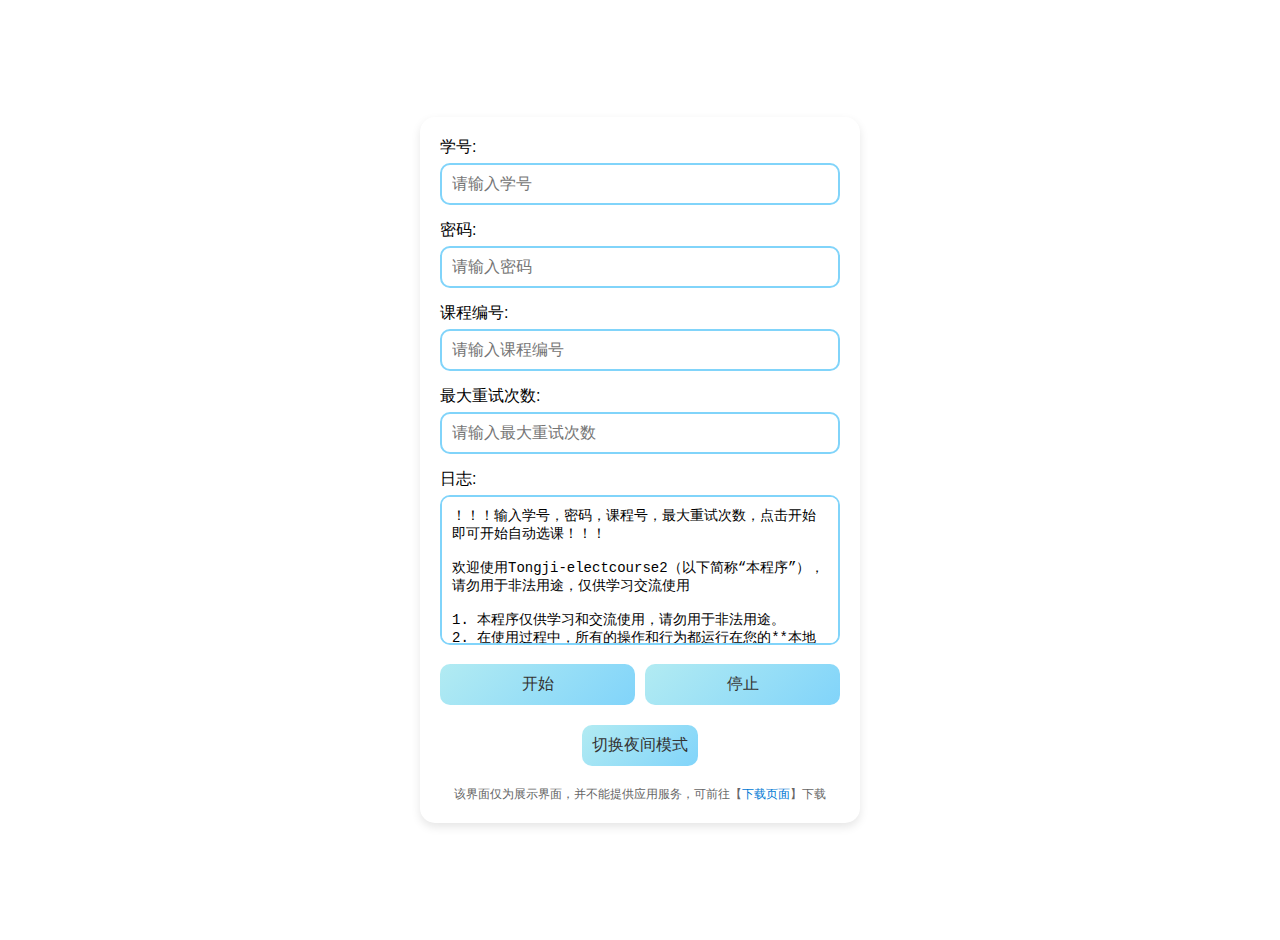
<file: index.html>
<!DOCTYPE html>
<html lang="en">
<head>
    <meta charset="UTF-8">
    <meta name="viewport" content="width=device-width, initial-scale=1.0">
    <title>Tongji-electcourse2 Demo</title>
    <style>
        body {
            font-family: 'Segoe UI', Tahoma, Geneva, Verdana, sans-serif;
            margin: 0;
            padding: 20px;
            display: flex;
            justify-content: center;
            align-items: center;
            height: 100vh;
            transition: background-color 0.3s, color 0.3s;
        }

        .container {
            background-color: #ffffff;
            border-radius: 15px;
            box-shadow: 0 4px 10px rgba(0, 0, 0, 0.1);
            padding: 20px;
            width: 400px;
            max-width: 100%;
            transition: background-color 0.3s, color 0.3s;
        }

        .form-group {
            margin-bottom: 15px;
        }

        label {
            font-size: 16px;
            font-weight: 500;
            margin-bottom: 5px;
            display: block;
            transition: color 0.3s;
        }

        input[type="text"],
        input[type="password"] {
            width: 100%;
            padding: 10px;
            border: 2px solid #81D4FA;
            border-radius: 10px;
            font-size: 16px;
            box-sizing: border-box;
            transition: border-color 0.3s, background-color 0.3s;
        }

        textarea {
            width: 100%;
            height: 150px;
            padding: 10px;
            border: 2px solid #81D4FA;
            border-radius: 10px;
            font-size: 14px;
            resize: none;
            box-sizing: border-box;
            transition: background-color 0.3s, border-color 0.3s;
        }

        .button-group {
            display: flex;
            gap: 10px;
        }

        button {
            flex: 1;
            padding: 10px;
            font-size: 16px;
            border: none;
            border-radius: 10px;
            cursor: pointer;
            background: linear-gradient(135deg, #B2EBF2, #81D4FA);
            color: #333;
            font-weight: 500;
            transition: background-color 0.3s, color 0.3s;
        }

        button:hover {
            background-color: #81D4FA;
        }

        button:active {
            background-color: #4FC3F7;
        }

        /* Night Mode Styles */
        body.night-mode {
            background-color: #121212;
            color: #e0e0e0;
        }

        body.night-mode .container {
            background-color: #1e1e1e;
            color: #e0e0e0;
        }

        body.night-mode label {
            color: #e0e0e0;
        }

        body.night-mode input[type="text"],
        body.night-mode input[type="password"],
        body.night-mode textarea {
            background-color: #333;
            border-color: #4FC3F7;
            color: #e0e0e0;
        }

        body.night-mode button {
            background: linear-gradient(135deg, #4FC3F7, #81D4FA);
            color: #e0e0e0;
        }

        body.night-mode button:hover {
            background-color: #81D4FA;
        }

        body.night-mode button:active {
            background-color: #B2EBF2;
        }

        .footer {
            margin-top: 20px;
            font-size: 12px;
            color: #666;
            text-align: center;
            transition: color 0.3s;
        }

        body.night-mode .footer {
            color: #aaa;
        }

        .footer a {
            color: #0078d4;
            text-decoration: none;
        }

        body.night-mode .footer a {
            color: #4FC3F7;
        }

        .log-line {
            white-space: pre-wrap;
            word-wrap: break-word;
        }
    </style>
</head>
<body>
    <div class="container">
        <div class="form-group">
            <label for="username">学号:</label>
            <input type="text" id="username" placeholder="请输入学号">
        </div>
        <div class="form-group">
            <label for="password">密码:</label>
            <input type="password" id="password" placeholder="请输入密码">
        </div>
        <div class="form-group">
            <label for="course-number">课程编号:</label>
            <input type="text" id="course-number" placeholder="请输入课程编号">
        </div>
        <div class="form-group">
            <label for="max-retries">最大重试次数:</label>
            <input type="text" id="max-retries" placeholder="请输入最大重试次数">
        </div>
        <div class="form-group">
            <label for="log">日志:</label>
            <textarea id="log" readonly>
！！！输入学号，密码，课程号，最大重试次数，点击开始即可开始自动选课！！！

欢迎使用Tongji-electcourse2（以下简称“本程序”），请勿用于非法用途，仅供学习交流使用

1. 本程序仅供学习和交流使用，请勿用于非法用途。
2. 在使用过程中，所有的操作和行为都运行在您的**本地环境**中，我们不会收集、存储或上传任何个人信息。
3. 用户在使用本程序时，应自行承担由此产生的一切后果和责任，包括但不限于数据丢失、系统故障、个人信息泄露等。
4. 本程序不提供任何形式的担保，包括但不限于对程序的适用性、准确性和完整性的担保。
5. 本程序的开发者和分发者不承担因使用本程序而引起的任何直接或间接损失和责任。
6. 用户在使用本程序时，应遵守当地法律法规，不得利用本程序从事任何违法活动。
7. 本程序中的任何更新、修改或终止，开发者有权不事先通知用户。
8. 用户使用本程序即表示同意上述所有条款。
            </textarea>
        </div>
        <div class="button-group">
            <button id="start-button">开始</button>
            <button id="stop-button">停止</button>
        </div>
        <div style="margin-top: 20px; text-align: center;">
            <button id="theme-toggle">切换夜间模式</button>
        </div>
        <div class="footer">
            该界面仅为展示界面，并不能提供应用服务，可前往【<a href="https://kkgithub.com/boatchanting/Tongji-electcourse2/releases/" target="_blank">下载页面</a>】下载
        </div>
    </div>

    <script>
        const themeToggle = document.getElementById('theme-toggle');
        const startButton = document.getElementById('start-button');
        const stopButton = document.getElementById('stop-button');
        const logTextarea = document.getElementById('log');
        let timeoutID = null;
        let currentAttempt = 1;
        let maxRetries = 0;

        // 日志格式化函数
        function formatLog(level, message) {
            const now = new Date();
            const timestamp = `${now.getFullYear()}-${String(now.getMonth()+1).padStart(2, '0')}-${String(now.getDate()).padStart(2, '0')} ` +
                              `${String(now.getHours()).padStart(2, '0')}:${String(now.getMinutes()).padStart(2, '0')}:${String(now.getSeconds()).padStart(2, '0')},${String(now.getMilliseconds()).padStart(3, '0')}`;
            return `${timestamp} - ${level} - ${message}\n`;
        }

        // 模拟登录和初始化过程
        function simulateInitialization(callback) {
            const username = document.getElementById('username').value || '未输入';
            const courseNumber = document.getElementById('course-number').value || '未输入';

            const steps = [
                () => logTextarea.value += formatLog('INFO', `用户输入的学号: ${username}`),
                () => logTextarea.value += formatLog('INFO', `用户输入的课程编号: ${courseNumber}`),
                () => logTextarea.value += formatLog('INFO', 'Edge浏览器已启动'),
                () => logTextarea.value += formatLog('INFO', '打开1系统登录页面'),
                () => logTextarea.value += formatLog('INFO', '定位用户名和密码输入框'),
                () => logTextarea.value += formatLog('INFO', '填入用户名和密码'),
                () => logTextarea.value += formatLog('INFO', '点击登录按钮'),
                () => logTextarea.value += formatLog('INFO', '跳转选课界面'),
                () => logTextarea.value += formatLog('INFO', '定位添加课程按钮'),
                () => logTextarea.value += formatLog('INFO', '添加课程至选课列表中'),
            ];

            let stepIndex = 0;
            const executeStep = () => {
                if (stepIndex >= steps.length) {
                    callback();
                    return;
                }
                steps[stepIndex]();
                stepIndex++;
                timeoutID = setTimeout(executeStep, Math.random() * 1000);
            };
            executeStep();
        }

        // 开始尝试选课
        function startAttempts() {
            const attemptLog = () => {
                if (currentAttempt > maxRetries) {
                    logTextarea.value += formatLog('WARNING', '已达到最大重试次数，选课失败');
                    return;
                }

                logTextarea.value += formatLog('INFO', `开始第${currentAttempt}次尝试（共${maxRetries}次）`);
                logTextarea.scrollTop = logTextarea.scrollHeight;

                const success = Math.random() < 0.2; // 20%的成功率
                if (success) {
                    logTextarea.value += formatLog('SUCCESS', '选课成功！恭喜您完成选课！');
                } else {
                    logTextarea.value += formatLog('INFO', '选课失败，准备进行下一次尝试...');
                    currentAttempt++;
                    timeoutID = setTimeout(attemptLog, Math.random() * 1000);
                }
            };

            timeoutID = setTimeout(attemptLog, Math.random() * 1000);
        }

        // 开始按钮事件
        startButton.addEventListener('click', () => {
            if (timeoutID) return;

            const retriesInput = document.getElementById('max-retries').value;
            maxRetries = parseInt(retriesInput, 10);
            if (isNaN(maxRetries) || maxRetries <= 0) {
                alert('请输入有效的最大重试次数');
                return;
            }

            currentAttempt = 1;
            logTextarea.value = ''; // 清空日志区
            logTextarea.value += `！！！输入学号，密码，课程号，最大重试次数，点击开始即可开始自动选课！！！\n\n`; // 保留提示信息
            simulateInitialization(() => startAttempts());
        });

        // 停止按钮事件
        stopButton.addEventListener('click', () => {
            clearTimeout(timeoutID);
            timeoutID = null;
            currentAttempt = 1;
            logTextarea.value += formatLog('WARNING', '用户手动终止操作');
        });

        // 主题切换
        themeToggle.addEventListener('click', () => {
            document.body.classList.toggle('night-mode');
            themeToggle.textContent = document.body.classList.contains('night-mode') 
                ? '切换白天模式' 
                : '切换夜间模式';
        });
    </script>
</body>
</html>
</file>
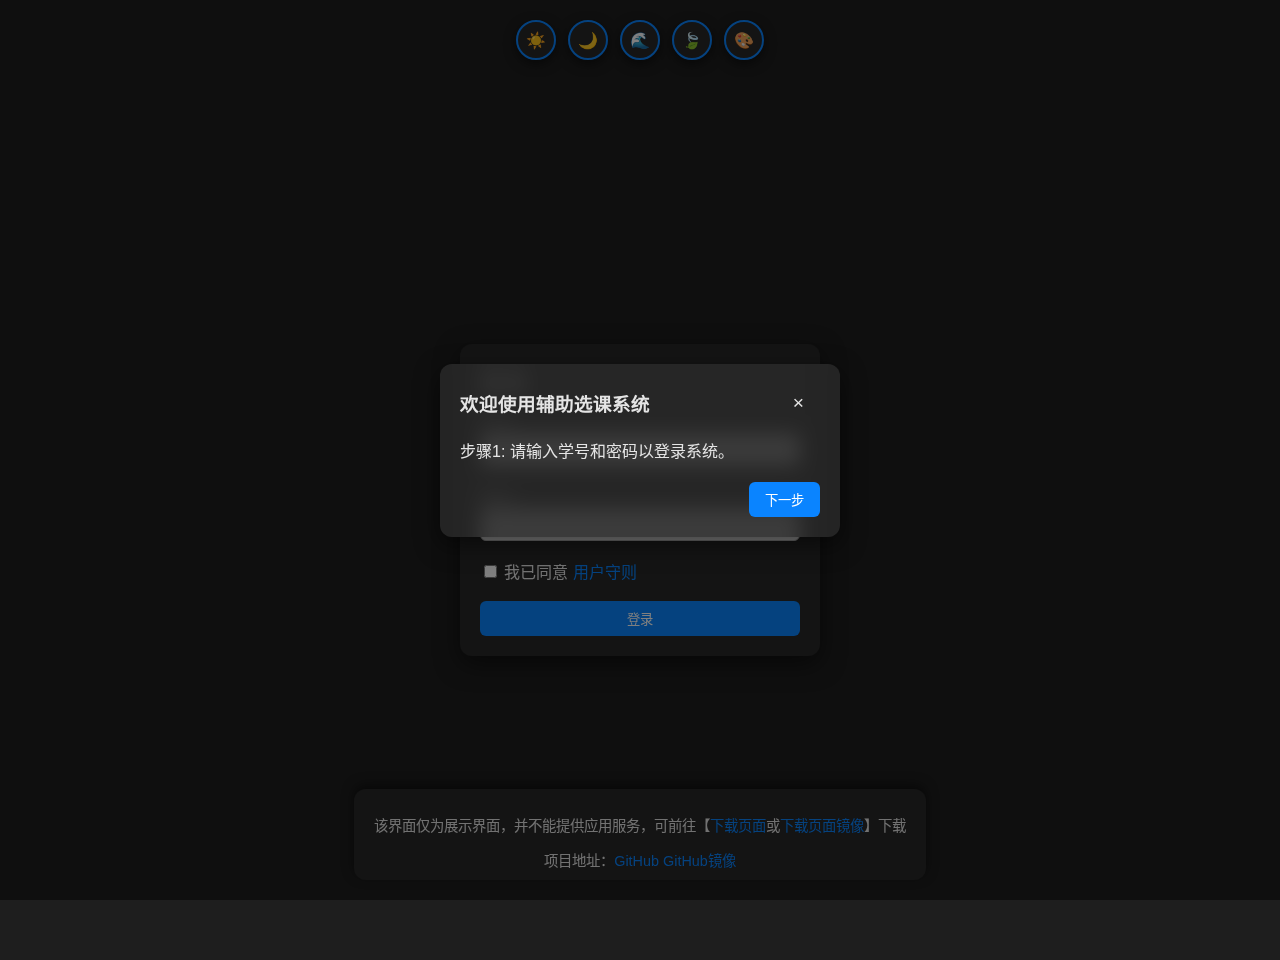
<file: demo.html>
<!DOCTYPE html>
<html lang="zh-CN">
<head>
  <meta charset="UTF-8" />
  <title>辅助选课系统</title>
  <meta name="viewport" content="width=device-width, initial-scale=1.0" />
  <style>
    /* ---------- 主题变量 ---------- */
    :root {
      --bg-color: #f0f2f5;
      --card-bg: #ffffffcc;
      --text-color: #2c3e50;
      --accent: #0a84ff;
      --shadow: rgba(0,0,0,0.1);
      --font: "Segoe UI Variable","Segoe UI","Helvetica Neue",Arial,sans-serif;
    }
    .dark {
      --bg-color: #1e1e1e;
      --card-bg: #2a2a2acc;
      --text-color: #e5e5e5;
      --accent: #0a84ff;
      --shadow: rgba(0,0,0,0.5);
    }
    .blue-theme { --accent: #2196f3; }
    .green-theme { --accent: #4caf50; }
    .purple-theme { --accent: #9c27b0; }

    /* ---------- 全局 ---------- */
    * { box-sizing: border-box; }
    body {
      font-family: var(--font);
      background: var(--bg-color);
      color: var(--text-color);
      margin: 0; padding: 20px;
      transition: background 0.3s, color 0.3s;
    }
    h2, h3 { margin: 0 0 10px; }

    .card {
      background: var(--card-bg);
      backdrop-filter: blur(10px);
      border-radius: 12px;
      box-shadow: 0 8px 24px var(--shadow);
      padding: 20px;
      margin-bottom: 20px;
      transition: background 0.3s, box-shadow 0.3s;
    }

    button {
      font-family: var(--font);
      background: var(--accent);
      color: #fff;
      border: none;
      border-radius: 6px;
      padding: 8px 16px;
      cursor: pointer;
      transition: background 0.2s, transform 0.1s;
    }
    button:hover { background: shade(var(--accent), 0.9); transform: translateY(-1px); }
    button:active { transform: translateY(0); }
    button.delete-btn {
      background: transparent;
      color: #e74856;      /* 红色警告色 */
      border: 1px solid #e74856;
      border-radius: 6px;
      padding: 8px 16px;
      transition: background 0.2s, color 0.2s;
    }
    button.delete-btn:hover {
      background: rgba(231,72,86,0.1);
    }


    input {
      font-family: var(--font);
      padding: 8px;
      border: 1px solid #ccc;
      border-radius: 6px;
      outline: none;
      transition: border-color 0.2s;
    }
    input:focus { border-color: var(--accent); }

    table {
      width: 100%;
      border-collapse: collapse;
      margin-top: 10px;
    }
    th, td {
      padding: 12px;
      text-align: center;
      border-bottom: 1px solid #ddd;
    }
    th { background: var(--card-bg); }
    tr:hover td { background: #f9f9f9; }

    textarea {
      width: 100%;
      border: 1px solid #ccc;
      border-radius: 6px;
      padding: 10px;
      resize: vertical;
      font-family: var(--font);
    }

    /* ---------- 全局：链接样式 ---------- */
    a {
      color: var(--accent);
      text-decoration: none;
      transition: color 0.3s ease;
    }
    a:hover {
      color: var(--text-color);
    }
    a:active {
      color: var(--shadow);
    }

    /* ---------- 主题切换区 ---------- */
    .theme-toggle {
      display: flex;
      gap: 12px;
      justify-content: center;
      margin-bottom: 20px;
    }
    .theme-btn {
      width: 40px; height: 40px;
      border-radius: 50%;
      border: 2px solid var(--accent);
      display: flex;
      align-items: center;
      justify-content: center;
      cursor: pointer;
      background: var(--card-bg);
      box-shadow: 0 4px 12px var(--shadow);
      transition: box-shadow 0.3s, transform 0.2s;
    }
    .theme-btn:hover { transform: translateY(-2px); box-shadow: 0 6px 18px var(--shadow); }

    /* ---------- 登录居中 ---------- */
    .login-wrapper {
      display: flex;
      justify-content: center;
      align-items: center;
      height: calc(100vh - 40px);
    }

    /* ---------- footer ---------- */
    /* ---------- Footer ---------- */
    footer {
      position: fixed;
      bottom: 20px;
      left: 50%;
      transform: translateX(-50%);
      background: var(--card-bg);
      backdrop-filter: blur(10px);
      padding: 10px 20px;
      border-radius: 12px;
      box-shadow: 0 -4px 12px var(--shadow);
      text-align: center;
      font-size: 0.9em;
    }
    footer a {
      color: var(--accent);
      text-decoration: none;
      font-weight: 500;
    }
    footer a:hover {
      text-decoration: underline;
    }

    /* ---------- Modal 样式 ---------- */
    .modal-overlay {
    position: fixed;
    top: 0; left: 0; right: 0; bottom: 0;
    background: rgba(0,0,0,0.5);
    display: none;
    align-items: center;
    justify-content: center;
    z-index: 1000;
    }

    .modal-overlay.active { display: flex; }

    .modal {
    background: var(--card-bg);
    backdrop-filter: blur(10px);
    border-radius: 12px;
    box-shadow: 0 8px 24px var(--shadow);
    width: 400px;
    max-width: 90%;
    padding: 20px;
    animation: fadeIn 0.2s ease-out;
    }

    .modal-header {
    display: flex;
    justify-content: space-between;
    align-items: center;
    }

    .modal-header h3 {
    margin: 0;
    }

    .modal-close {
    background: transparent;
    border: none;
    font-size: 1.2em;
    cursor: pointer;
    color: var(--text-color);
    }

    .modal-body { margin-top: 10px; }

    .modal-footer { margin-top: 20px; text-align: right; }

    @keyframes fadeIn {
    from { opacity: 0; transform: translateY(-10px); }
    to { opacity: 1; transform: translateY(0); }
    }


    /* ---------- 滚动条 ---------- */
    ::-webkit-scrollbar {
      width: 12px;
      height: 12px;
    }
    ::-webkit-scrollbar-track { background: transparent; }
    ::-webkit-scrollbar-thumb {
      background: var(--accent);
      border-radius: 6px;
      border: 3px solid transparent;
      background-clip: content-box;
    }
    ::-webkit-scrollbar-thumb:hover { filter: brightness(1.2); }
    ::-webkit-scrollbar-corner { background: transparent; }
  </style>
</head>
<body>

  <!-- 主题切换 -->
  <div class="theme-toggle">
    <div class="theme-btn" id="lightBtn">☀️</div>
    <div class="theme-btn" id="darkBtn">🌙</div>
    <div class="theme-btn" id="blueBtn">🌊</div>
    <div class="theme-btn" id="greenBtn">🍃</div>
    <div class="theme-btn" id="purpleBtn">🎨</div>
  </div>

  <!-- 操作引导模态框 -->
<div class="modal-overlay" id="tutorial-modal">
    <div class="modal">
      <div class="modal-header">
        <h3>欢迎使用辅助选课系统</h3>
        <button class="modal-close" onclick="closeTutorial()">×</button>
      </div>
      <div class="modal-body" id="tutorial-content">
        <p>步骤1: 请输入学号和密码以登录系统。</p>
      </div>
      <div class="modal-footer">
        <button onclick="nextStep()">下一步</button>
      </div>
    </div>
  </div>
  

  <!-- 登录界面 -->
  <div id="login" class="login-wrapper">
    <div class="card" style="max-width:360px; width:100%;">
      <h2>登录</h2>
      <div style="margin-top:10px;">
        <label>学号：</label><br>
        <input id="username" type="text" style="width:100%;"><br><br>
        <label>密码：</label><br>
        <input id="password" type="password" style="width:100%;"><br><br>
        <label><input type="checkbox" id="agree" /> 我已同意 <a href="UI_v1/user_agreement.html">用户守则</a></label><br><br>
        <button style="width:100%;" onclick="login()">登录</button>
      </div>
    </div>
  </div>

  <!-- 主界面 -->
  <div id="main" style="display:none;">
    <div class="card">
      <div style="display:flex; justify-content: space-between; align-items: center;">
        <h2>选课任务管理</h2>
        <button onclick="viewLogin()" style="background:transparent; color:var(--accent); box-shadow:none; padding:4px 8px;">查看登录信息</button>
      </div>
      <div style="display:flex; gap:10px; align-items:center; flex-wrap:wrap;">
        <div>
          <label>课程编号：</label><br>
          <input id="course_no" type="text">
        </div>
        <div>
          <label>最大重试次数：</label><br>
          <input id="max_retry" type="number" value="10000" min="1" style="width:60px">
        </div>
        <div style="align-self:flex-end;">
          <button onclick="addTask()">添加任务</button>
        </div>
      </div>

      <table>
        <thead>
          <tr>
            <th>课程编号</th>
            <th>最大重试</th>
            <th>状态</th>
            <th>操作</th>
            <th>删除</th>
          </tr>
        </thead>
        <tbody id="tasks_body"></tbody>
      </table>

      <h3 style="margin-top:20px;">日志输出</h3>
      <textarea id="log_area" rows="8" readonly></textarea>
    </div>
  </div>

  <!-- footer -->
  <footer>
    <p>该界面仅为展示界面，并不能提供应用服务，可前往【<a href="https://github.com/boatchanting/Tongji-electcourse2/releases/" target="_blank">下载页面</a>或<a href="https://kkgithub.com/boatchanting/Tongji-electcourse2/releases/" target="_blank">下载页面镜像</a>】下载</p>
    项目地址：<a href="https://github.com/boatchanting/Tongji-Electcourse2" target="_blank">GitHub</a>
    <a href="https://kkgithub.com/boatchanting/Tongji-Electcourse2" target="_blank">GitHub镜像</a>
  </footer>

  <script>
    // ---------- 主题逻辑 ----------
    function setTheme(theme) {
      document.body.className = theme;
      localStorage.setItem('theme', theme);
    }
    function checkTimeTheme() {
      const h = new Date().getHours();
      return (h>=6 && h<18) ? '' : 'dark';
    }
    document.getElementById('lightBtn').onclick = ()=> setTheme('');
    document.getElementById('darkBtn').onclick = ()=> setTheme('dark');
    document.getElementById('blueBtn').onclick = ()=> setTheme('blue-theme');
    document.getElementById('greenBtn').onclick = ()=> setTheme('green-theme');
    document.getElementById('purpleBtn').onclick = ()=> setTheme('purple-theme');
    setTheme(localStorage.getItem('theme') || checkTimeTheme());

    let tutorialStep = 0;
    const tutorialContent = [
    "步骤1: 请输入1系统学号和密码以登录系统，便于后续软件自行进行1系统的登录和选课操作。",
    "步骤2: 登录后，输入课程编号和最大重试次数，点击添加任务。",
    "步骤3: 点击“开始”按钮来启动任务，点击“停止”来关闭任务。",
    "步骤4: 查看选课日志，了解每次选课尝试的结果。",
    "步骤5: 完成选课后，您可以查看任务的状态，删除不需要的任务。",
    "我已了解所有操作，Tongji-electcourse2 祝您选课愉快！"
    ];

    function nextStep() {
    tutorialStep++;
    if (tutorialStep < tutorialContent.length) {
        document.getElementById('tutorial-content').innerHTML = tutorialContent[tutorialStep];
    } else {
        closeTutorial(); // 完成引导后关闭模态框
    }
    }

    function closeTutorial() {
    document.getElementById('tutorial-modal').classList.remove('active');
    }

    function openTutorial() {
    document.getElementById('tutorial-modal').classList.add('active');
    }

    // 打开操作演示模态框（例如用户首次登录时调用）
    openTutorial();

    // ---------- 模拟选课过程 ----------
    let tasks = [];
    let currentLogTask = null;
    let logTimer = null;

    // 登录函数
    function login() {
      const u = document.getElementById('username').value;
      const p = document.getElementById('password').value;
      if (u && p) {
        document.getElementById('login').style.display = 'none';
        document.getElementById('main').style.display = 'block';
        refreshTasks();
      } else {
        alert('请输入用户名和密码');
      }
    }

    // 显示登录界面
    function viewLogin() {
      clearInterval(logTimer);
      document.getElementById('main').style.display = 'none';
      document.getElementById('login').style.display = 'flex';
    }

    // 添加任务函数
    function addTask() {
      const c = document.getElementById('course_no').value;
      const r = document.getElementById('max_retry').value;
      if (!c) return alert('请输入课程编号');
      tasks.push({
        id: Date.now(),
        course_number: c,
        max_retries: r,
        status: '等待',
      });
      refreshTasks();
    }

    // 更新任务列表
    function refreshTasks() {
      const tb = document.getElementById('tasks_body');
      tb.innerHTML = '';
      tasks.forEach(t => {
        const tr = document.createElement('tr');
        tr.innerHTML = `
          <td>${t.course_number}</td>
          <td>${t.max_retries}</td>
          <td>${t.status}</td>
          <td>
            <button onclick="startTask('${t.id}')">开始</button>
            <button onclick="stopTask('${t.id}')">停止</button>
            <button onclick="showLogs('${t.id}')">日志</button>
          </td>
          <td>
            <button class="delete-btn" onclick="deleteTask('${t.id}')">删除</button>
          </td>
        `;
        tb.appendChild(tr);
      });
    }

    // 启动任务
    function startTask(id) {
      const task = tasks.find(t => t.id === id);
      if (!task) return;

      task.status = '正在进行';
      refreshTasks();
      simulateTask(task);
    }

    // 停止任务
    function stopTask(id) {
      const task = tasks.find(t => t.id === id);
      if (!task) return;

      task.status = '已停止';
      refreshTasks();
    }

    // 删除任务
    function deleteTask(id) {
      tasks = tasks.filter(t => t.id !== id);
      if (currentLogTask === id) {
        clearInterval(logTimer);
        currentLogTask = null;
        document.getElementById('log_area').value = '';
      }
      refreshTasks();
    }

    // 显示任务日志
    function showLogs(tid) {
      currentLogTask = tid;
      document.getElementById('log_area').value = '';
      if (logTimer) clearInterval(logTimer);
      logTimer = setInterval(() => {
        const task = tasks.find(t => t.id === tid);
        if (task) {
          simulateLogging(task);
        }
      }, 500);
    }

    // 模拟日志输出
    function simulateLogging(task) {
      const logArea = document.getElementById('log_area');
      const randomInterval = (Math.random() * 0.3 + 0.3).toFixed(2); // 随机时间间隔 0.3s - 0.6s
      const currentTime = new Date().toLocaleTimeString();

      logArea.value += `[${currentTime}] 课号:${task.course_number}，最大重试次数:${task.max_retries}\n`;
      logArea.value += `[${currentTime}] 正在登录1系统\n`;
      logArea.value += `[${currentTime}] 正在登录选课网站\n`;
      logArea.value += `[${currentTime}] 正在查找课程\n`;
      logArea.value += `[${currentTime}] 课程已添加至选课列表\n`;

      const success = Math.random() < 0.1; // 选课成功率10%
      const result = success ? '成功' : '失败';
      const retries = task.max_retries--;
      logArea.value += `[${currentTime}] 开始第${task.max_retries}次尝试\n`;
      logArea.value += `[${currentTime}] 第${task.max_retries}次尝试【${result}】\n`;
      logArea.value += `[${currentTime}] ${success ? '选课结束，进程退出' : `等待3s进行下一次选课`}\n`;

      logArea.scrollTop = logArea.scrollHeight; // 自动滚动到底部

      if (!success && retries > 0) {
        setTimeout(() => simulateLogging(task), randomInterval * 1000);
      } else {
        clearInterval(logTimer);
      }
    }
  </script>
</body>
</html>
</file>
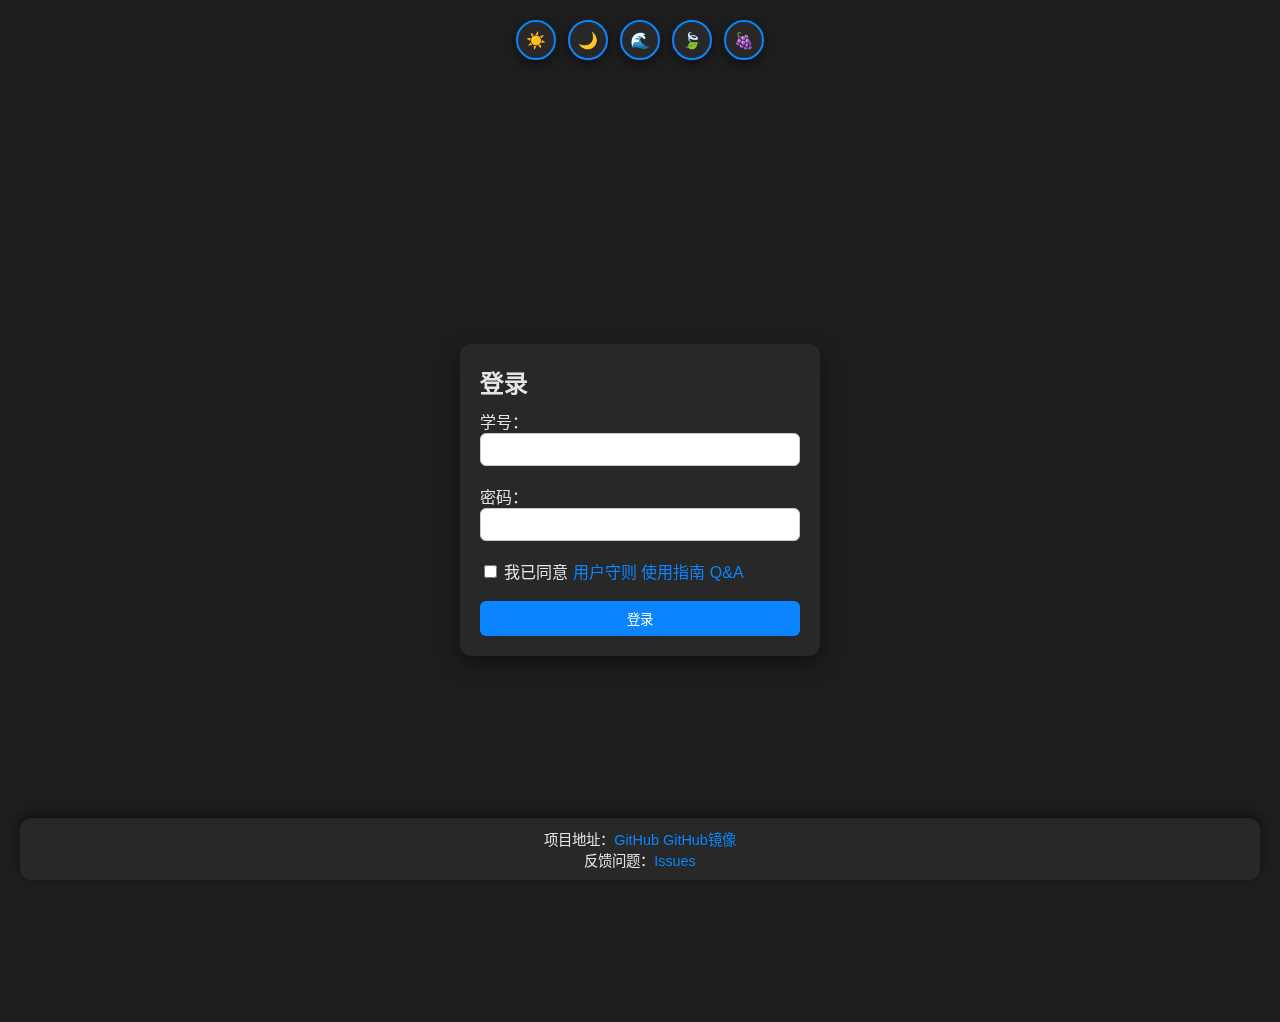
<file: v0.3test.html>
<!DOCTYPE html>
<html lang="zh-CN">
<head>
  <meta charset="UTF-8" />
  <title>辅助选课系统</title>
  <meta name="viewport" content="width=device-width, initial-scale=1.0" />
  <style>
    /* ---------- 主题变量 ---------- */
    :root {
      --bg-color: #f0f2f5; /* 背景色 */
      --card-bg: #ffffffcc; /* 卡片背景色 */
      --text-color: #2c3e50;/* 文本颜色 */
      --accent: #0a84ff;/* 主要颜色 */
      --shadow: rgba(0,0,0,0.1);/* 阴影 */
      --font: "Segoe UI Variable","Segoe UI","Helvetica Neue",Arial,sans-serif;
    }
    .dark {
      --bg-color: #1e1e1e;
      --card-bg: #2a2a2acc;
      --text-color: #e5e5e5;
      --accent: #0a84ff;
      --shadow: rgba(0,0,0,0.5);
    }
    .blue-theme { 
      --bg-color: linear-gradient(135deg, #56cbf292 0%, #2f81edbe 100%);
      --card-bg:  #e3f2fd; 
      --text-color: #333; 
      --accent: #2196f3; 
      --shadow: rgba(0,0,0,0.1); 
    }
    .green-theme { 
      --bg-color: linear-gradient(135deg, #a1ffcec0 0%, #eefa92d7 100%);
      --card-bg:  #e8f5e9 ; 
      --text-color: #333; 
      --accent: #4caf50; 
      --shadow: rgba(0,0,0,0.1); 
    }
    .purple-theme { 
      --bg-color: linear-gradient(135deg, #e0c3fc 0%, #8ec5fc 100%);
      --card-bg:  #f3e5f5; 
      --text-color: #333; 
      --accent: #9c27b0; 
      --shadow: rgba(0,0,0,0.1); 
    }

    /* ---------- 全局 ---------- */
    * { box-sizing: border-box; }
    body {
      font-family: var(--font);
      background: var(--bg-color);
      color: var(--text-color);
      margin: 0; padding: 20px;
      transition: background 0.3s, color 0.3s;
      display: flex;
      flex-direction: column;
      min-height: 100vh;
    }
    h2, h3 { margin: 0 0 10px; }

    .card {
      background: var(--card-bg);
      backdrop-filter: blur(10px);
      border-radius: 12px;
      box-shadow: 0 8px 24px var(--shadow);
      padding: 20px;
      margin-bottom: 20px;
      transition: background 0.3s, box-shadow 0.3s;
    }

    button {
      font-family: var(--font);
      background: var(--accent);
      color: #fff;
      border: none;
      border-radius: 6px;
      padding: 8px 16px;
      cursor: pointer;
      transition: background 0.2s, transform 0.1s;
    }
    button:hover { background: shade(var(--accent), 0.9); transform: translateY(-1px); }
    button:active { transform: translateY(0); }
    button.delete-btn {
      background: transparent;
      color: #e74856;      /* 红色警告色 */
      border: 1px solid #e74856;
      border-radius: 6px;
      padding: 8px 16px;
      transition: background 0.2s, color 0.2s;
    }
    button.delete-btn:hover {
      background: rgba(231,72,86,0.1);
    }


    input {
      font-family: var(--font);
      padding: 8px;
      border: 1px solid #ccc;
      border-radius: 6px;
      outline: none;
      transition: border-color 0.2s;
    }
    input:focus { border-color: var(--accent); }

    table {
      width: 100%;
      border-collapse: collapse;
      margin-top: 10px;
    }
    th, td {
      padding: 12px;
      text-align: center;
      border-bottom: 1px solid #ddd;
    }
    th { background: var(--card-bg); }
    tr:hover td { background: #f9f9f9; }

    textarea {
      width: 100%;
      border: 1px solid #ccc;
      border-radius: 6px;
      padding: 10px;
      resize: vertical;
      font-family: var(--font);
    }

    /* ---------- 全局：链接样式 ---------- */
    a {
      color: var(--accent);
      text-decoration: none;
      transition: color 0.3s ease;
    }
    a:hover {
      color: var(--text-color);
    }
    a:active {
      color: var(--shadow);
    }

    /* ---------- 主题切换区 ---------- */
    .theme-toggle {
      display: flex;
      gap: 12px;
      justify-content: center;
      margin-bottom: 20px;
    }
    .theme-btn {
      width: 40px; height: 40px;
      border-radius: 50%;
      border: 2px solid var(--accent);
      display: flex;
      align-items: center;
      justify-content: center;
      cursor: pointer;
      background: var(--card-bg);
      box-shadow: 0 4px 12px var(--shadow);
      transition: box-shadow 0.3s, transform 0.2s;
    }
    .theme-btn:hover { transform: translateY(-2px); box-shadow: 0 6px 18px var(--shadow); }

    /* ---------- 登录居中 ---------- */
    .login-wrapper {
      display: flex;
      justify-content: center;
      align-items: center;
      height: calc(100vh - 40px);
    }

    /* ---------- footer ---------- */
    footer {
      position: sticky;
      bottom: 20px;
      left: auto;
      transform: none;
      background: var(--card-bg);
      backdrop-filter: blur(10px);
      padding: 10px 20px;
      border-radius: 12px;
      box-shadow: 0 -4px 12px var(--shadow);
      text-align: center;
      font-size: 0.9em;
    }
    footer a {
      color: var(--accent);
      text-decoration: none;
      font-weight: 500;
    }
    footer a:hover {
      text-decoration: underline;
    }

    /* ---------- Modal 样式 ---------- */
    .modal-overlay {
    position: fixed;
    top: 0; left: 0; right: 0; bottom: 0;
    background: rgba(0,0,0,0.5);
    display: none;
    align-items: center;
    justify-content: center;
    z-index: 1000;
    }

    .modal-overlay.active { display: flex; }

    .modal {
    background: var(--card-bg);
    backdrop-filter: blur(10px);
    border-radius: 12px;
    box-shadow: 0 8px 24px var(--shadow);
    width: 400px;
    max-width: 90%;
    padding: 20px;
    animation: fadeIn 0.2s ease-out;
    }

    .modal-header {
    display: flex;
    justify-content: space-between;
    align-items: center;
    }

    .modal-header h3 {
    margin: 0;
    }

    .modal-close {
    background: transparent;
    border: none;
    font-size: 1.2em;
    cursor: pointer;
    color: var(--text-color);
    }

    .modal-body { margin-top: 10px; }

    .modal-footer { margin-top: 20px; text-align: right; }

    @keyframes fadeIn {
    from { opacity: 0; transform: translateY(-10px); }
    to { opacity: 1; transform: translateY(0); }
    }

    /* 操作引导模态框 */
    #guide-modal.guide-modal-overlay {
      position: fixed; top:0; left:0; right:0; bottom:0;
      background: rgba(0,0,0,0.5);
      display: none; align-items: center; justify-content: center;
      z-index: 10000;
    }
    #guide-modal.guide-modal-overlay.active {
      display: flex;
    }
    .guide-modal {
      background: var(--card-bg);
      backdrop-filter: blur(10px);
      border-radius: 12px;
      box-shadow: 0 8px 24px rgba(0,0,0,0.1);
      width: 400px; max-width: 90%; padding: 20px;
      animation: guide-fadeIn 0.2s ease-out;
      font-family: "Segoe UI","Helvetica Neue",Arial,sans-serif;
      color: var(--text-color);
    }
    .guide-modal-header {
      display: flex; justify-content: space-between; align-items: center;
    }
    .guide-modal-close {
      background: transparent; border: none; font-size: 1.2em;
      cursor: pointer; 
      color: var(--text-color);
    }
    .guide-modal-body {
      margin-top: 10px;
    }
    .guide-modal-footer {
      margin-top: 20px; text-align: right;
    }
    .guide-btn {
      padding: 6px 12px; margin-left: 8px;
      border: none; border-radius: 6px; cursor: pointer;
    }
    .guide-prevBtn {
      background: #ccc;
    }
    .guide-nextBtn {
      background: var(--accent); color: #fff;
    }
    @keyframes guide-fadeIn {
      from { opacity:0; transform: translateY(-10px); }
      to   { opacity:1; transform: translateY(0); }
    }

    /* Q&A 模态框 */
    #qa-modal.qa-modal-overlay {
      position: fixed; top:0; left:0; right:0; bottom:0;
      background: rgba(0,0,0,0.5);
      display: none; align-items: center; justify-content: center;
      z-index: 10001;
    }
    #qa-modal.qa-modal-overlay.active {
      display: flex;
    }
    .qa-modal {
      background: var(--card-bg);
      backdrop-filter: blur(8px);
      border-radius: 10px;
      box-shadow: 0 6px 20px rgba(0,0,0,0.1);
      width: 450px; max-width: 90%; padding: 20px;
      animation: qa-fadeIn 0.2s ease-out;
      font-family: "Segoe UI","Helvetica Neue",Arial,sans-serif;
      color: var(--text-color);
    }
    .qa-modal-header {
      display: flex; justify-content: space-between; align-items: center;
    }
    .qa-modal-close {
      background: transparent; border: none; font-size: 1.3em;
      cursor: pointer; 
      color: var(--text-color);
    }
    .qa-modal-body {
      margin-top: 12px; line-height: 1.5;
    }
    .qa-modal-footer {
      margin-top: 20px; text-align: right;
    }
    .qa-btn {
      padding: 6px 14px; margin-left: 8px;
      border: none; border-radius: 5px; cursor: pointer;
      font-size: 0.9em;
    }
    .qa-prevBtn {
      background: #ccc; 
      color: #333;
    }
    .qa-nextBtn {
      background: var(--accent); 
      color: var(--text-color);
    }
    @keyframes qa-fadeIn {
      from { opacity: 0; transform: translateY(-8px); }
      to   { opacity: 1; transform: translateY(0); }
    }


    /* ---------- 滚动条 ---------- */
    ::-webkit-scrollbar {
      width: 12px;
      height: 12px;
    }
    ::-webkit-scrollbar-track { background: transparent; }
    ::-webkit-scrollbar-thumb {
      background: var(--accent);
      border-radius: 6px;
      border: 3px solid transparent;
      background-clip: content-box;
    }
    ::-webkit-scrollbar-thumb:hover { filter: brightness(1.2); }
    ::-webkit-scrollbar-corner { background: transparent; }
  </style>
</head>
<body>
  <!-- 主题切换 -->
  <div class="theme-toggle">
    <div class="theme-btn" id="lightBtn">☀️</div>
    <div class="theme-btn" id="darkBtn">🌙</div>
    <div class="theme-btn" id="blueBtn">🌊</div>
    <div class="theme-btn" id="greenBtn">🍃</div>
    <div class="theme-btn" id="purpleBtn">🍇</div>
  </div>

  <!-- 操作引导模态框 -->
  <div id="guide-modal" class="guide-modal-overlay">
    <div class="guide-modal">
      <div class="guide-modal-header">
        <h3>Tongji-Electcourse2使用指南</h3>
        <button id="guide-closeBtn" class="guide-modal-close">×</button>
      </div>
      <div id="guide-content" class="guide-modal-body">
        <!-- 文本由 JS 填充 -->
      </div>
      <div class="guide-modal-footer">
        <button id="guide-prevBtn" class="guide-btn guide-prevBtn">上一步</button>
        <button id="guide-nextBtn" class="guide-btn guide-nextBtn">下一步</button>
      </div>
    </div>
  </div>

  <!-- Q&A 模态框结构 -->
  <div id="qa-modal" class="qa-modal-overlay">
    <div class="qa-modal">
      <div class="qa-modal-header">
        <h3>Q&A</h3>
        <button id="qa-closeBtn" class="qa-modal-close">×</button>
      </div>
      <div id="qa-content" class="qa-modal-body">
        <!-- 由 JS 填充 -->
      </div>
      <div class="qa-modal-footer">
        <button id="qa-prevBtn" class="qa-btn qa-prevBtn">上一个</button>
        <button id="qa-nextBtn" class="qa-btn qa-nextBtn">下一个</button>
      </div>
    </div>
  </div>

  <!-- 登录界面 -->
  
  <div id="login" class="login-wrapper">
    <div class="card" style="max-width:360px; width:100%;">
      <h2>登录</h2>
      <div style="margin-top:10px;">
        <label>学号：</label><br>
        <input id="username" type="text" style="width:100%;"><br><br>
        <label>密码：</label><br>
        <input id="password" type="password" style="width:100%;"><br><br>
        <label><input type="checkbox" id="agree" /> 我已同意 <a href="UI_v1/user_agreement.html">用户守则</a>
          <a href="javascript:void(0)" id="guide-showLink">使用指南</a>
          <a href="javascript:void(0)" id="qa-showLink">Q&A</a>
          </label> <br><br> <!-- <a href="UI_v1/demo.html">使用指南</a> -->
        <button style="width:100%;" onclick="login()">登录</button>
      </div>
    </div>
  </div>

  <!-- 主界面 -->
  <div id="main" style="display:none;">
    <div class="card">
      <div style="display:flex; justify-content: space-between; align-items: center;">
        <h2>选课任务管理</h2>
        <button onclick="viewLogin()" style="background:transparent; color:var(--accent); box-shadow:none; padding:4px 8px;">查看登录信息</button>
      </div>
      <div style="display:flex; gap:10px; align-items:center; flex-wrap:wrap;">
        <div>
          <label>课程编号：</label><br>
          <input id="course_no" type="text">
        </div>
        <div>
          <label>最大重试次数：</label><br>
          <input id="max_retry" type="number" value="10000" min="1" style="width:60px">
        </div>
        <div style="align-self:flex-end;">
          <button onclick="addTask()">添加任务</button>
        </div>
      </div>

      <table>
        <thead>
          <tr>
            <th>课程编号</th>
            <th>最大重试</th>
            <th>状态</th>
            <th>操作</th>
            <th>删除</th>        <!-- 删除任务 -->
          </tr>
        </thead>
        <tbody id="tasks_body"></tbody>
      </table>

      <h3 style="margin-top:20px;">日志输出</h3>
      <textarea id="log_area" rows="8" readonly></textarea>
    </div>
  </div>

  <!--错误信息弹窗 -->
  <!-- 放在<body>底部，使用公用的 .modal-overlay/.modal 样式 -->
  <div id="modal-error" class="modal-overlay">
    <div class="modal">
      <div class="modal-header">
        <h3>Tongji-Electcourse2</h3>
        <button class="modal-close" onclick="hideErrorModal()">×</button>
      </div>
      <div class="modal-body" id="modal-error-body">
        <!-- 错误信息由 JS 填充 -->
      </div>
      <div class="modal-footer">
        <button onclick="hideErrorModal()">确定</button>
      </div>
    </div>
  </div>
  <!-- 确认信息弹窗 -->
  <!-- 放在<body>底部，与 error Modal 平级 -->
  <div id="modal-confirm" class="modal-overlay">
    <div class="modal">
      <div class="modal-header">
        <h3>Tongji-Electcourse2</h3>
        <button class="modal-close" onclick="hideConfirmModal(false)">×</button>
      </div>
      <div class="modal-body" id="modal-confirm-body">
        <!-- 文本由 JS 填充 -->
      </div>
      <div class="modal-footer">
        <button onclick="hideConfirmModal(false)">取消</button>
        <button onclick="hideConfirmModal(true)">确定</button>
      </div>
    </div>
  </div>


  <!-- footer -->
  <footer>
    项目地址：<a href="https://github.com/boatchanting/Tongji-Electcourse2" target="_blank">GitHub</a>
    <a href="https://kkgithub.com/boatchanting/Tongji-Electcourse2" target="_blank">GitHub镜像</a><br>
    反馈问题：<a href="https://github.com/boatchanting/Tongji-Electcourse2/issues" target="_blank">Issues</a>
  </footer>

<script>
// ---------- 主题逻辑 ----------
function setTheme(theme) {
  document.body.className = theme;
  localStorage.setItem('theme', theme);
}
function checkTimeTheme() {
  const h = new Date().getHours();
  return (h>=6 && h<18) ? '' : 'dark';
}
document.getElementById('lightBtn').onclick = ()=> setTheme('');
document.getElementById('darkBtn').onclick = ()=> setTheme('dark');
document.getElementById('blueBtn').onclick = ()=> setTheme('blue-theme');
document.getElementById('greenBtn').onclick = ()=> setTheme('green-theme');
document.getElementById('purpleBtn').onclick = ()=> setTheme('purple-theme');
setTheme(localStorage.getItem('theme') || checkTimeTheme());
</script>
<script>
// ---------- 操作引导 ----------
document.addEventListener('DOMContentLoaded', () => {
const guideContentArr = [
  "步骤1: 请授权1系统学号和密码以登录系统，便于后续软件<strong>自动</strong>进行1系统的登录和选课操作。",
"步骤2: 登录后，输入课程编号和最大重试次数，点击添加任务。",
"步骤3: 点击“开始”按钮来启动任务，点击“停止”来关闭任务。",
"步骤4: 查看选课日志，了解每次选课尝试的结果。",
"步骤5: 完成选课后，您可以查看任务的状态，删除不需要的任务。",
"点击界面上方的五个小按钮以切换主题。",
"您已了解所有操作，Tongji-electcourse2 祝您选课愉快！"
];
let guideStep = 0;

const guideModal    = document.getElementById('guide-modal');
const guideShowLink = document.getElementById('guide-showLink');
const guideCloseBtn = document.getElementById('guide-closeBtn');
const guidePrevBtn  = document.getElementById('guide-prevBtn');
const guideNextBtn  = document.getElementById('guide-nextBtn');
const guideContent  = document.getElementById('guide-content');

function guideUpdateButtons() {
  guidePrevBtn.style.display = guideStep === 0 ? 'none' : 'inline-block';
  guideNextBtn.textContent = guideStep === guideContentArr.length - 1 
    ? '完成' 
    : '下一步';
}

function guideRenderStep() {
  guideContent.innerHTML = `<p>${guideContentArr[guideStep]}</p>`;
  guideUpdateButtons();
}

window.guideOpen = () => {
  guideStep = 0;
  guideRenderStep();
  guideModal.classList.add('active');
};

window.guideClose = () => {
  guideModal.classList.remove('active');
};

window.guideNext = () => {
  if (guideStep < guideContentArr.length - 1) {
    guideStep++;
    guideRenderStep();
  } else {
    guideClose();
  }
};

window.guidePrev = () => {
  if (guideStep > 0) {
    guideStep--;
    guideRenderStep();
  }
};

guideShowLink.addEventListener('click', guideOpen);
guideCloseBtn.addEventListener('click', guideClose);
guideNextBtn.addEventListener('click', guideNext);
guidePrevBtn.addEventListener('click', guidePrev);
});     

</script>
<script>

// ----------------------------------
// ---------- 与后端交互 -------------
// ----------------------------------
let currentLogTask = null, logTimer = null;

// 显示错误 Modal
function showErrorModal(msg) {
  document.getElementById('modal-error-body').textContent = msg;
  document.getElementById('modal-error').classList.add('active');
}
// 隐藏错误 Modal
function hideErrorModal() {
  document.getElementById('modal-error').classList.remove('active');
}

// 登录函数
async function login() {
  if (!document.getElementById('agree').checked) {
    showErrorModal('请先同意用户守则');
    return;
  }
  const u = document.getElementById('username').value;
  const p = document.getElementById('password').value;
  const success = await window.pywebview.api.login(u, p);
  if (success) {
    document.getElementById('login').style.display = 'none';
    document.getElementById('main').style.display = 'block';
    refreshTasks();
  } else {
    showErrorModal('登录失败，请检查用户名或密码');
  }
}

function viewLogin() {
  clearInterval(logTimer);
  document.getElementById('main').style.display = 'none';
  document.getElementById('login').style.display = 'flex';
}

async function addTask() {
  const c = document.getElementById('course_no').value;
  const r = document.getElementById('max_retry').value;
  if (!c) return showErrorModal('请输入课程编号');
  await window.pywebview.api.add_task(c,r);
  refreshTasks();
}

async function startTask(id) {
  await window.pywebview.api.start_task(id); refreshTasks();
}
async function stopTask(id) {
  await window.pywebview.api.stop_task(id); refreshTasks();
}

async function refreshTasks() {
const tasks = await window.pywebview.api.get_tasks();
const tb = document.getElementById('tasks_body');
tb.innerHTML = '';
tasks.forEach(t => {
  const tr = document.createElement('tr');
  tr.innerHTML = `
    <td>${t.course_number}</td>
    <td>${t.max_retries}</td>
    <td>${t.status}</td>
    <td>
      <button onclick="startTask('${t.id}')">开始</button>
      <button onclick="stopTask('${t.id}')">停止</button>
      <button onclick="showLogs('${t.id}')">日志</button>
    </td>
    <td>
      <button class="delete-btn" onclick="deleteTask('${t.id}')">删除</button>
    </td>
  `;
  tb.appendChild(tr);
});
}

// 服务于 deleteTask 函数，显示确认弹窗
// 弹窗 Promise 化，msg 为提示内容
function showConfirmModal(msg) {
  return new Promise(resolve => {
    document.getElementById('modal-confirm-body').textContent = msg;
    const modal = document.getElementById('modal-confirm');
    modal.classList.add('active');

    // 绑定一次性回调
    window._confirmResolve = result => {
      resolve(result);
      delete window._confirmResolve;
    };
  });
}
// 服务于 deleteTask 函数，隐藏弹窗
function hideConfirmModal(result) {
  document.getElementById('modal-confirm').classList.remove('active');
  // 调用 resolve
  if (window._confirmResolve) window._confirmResolve(result);
}

// deleteTask 函数, 调用 showConfirmModal 确认删除
async function deleteTask(id) { // 删除任务
  if (await showConfirmModal('确定要删除这个任务吗？')) {
    await window.pywebview.api.delete_task(id);
    // 如果当前在看该任务日志，停止轮询
    if (currentLogTask === id) {
      clearInterval(logTimer);
      currentLogTask = null;
      document.getElementById('log_area').value = '';
    }
    refreshTasks();
  }
}

function showLogs(tid) {
  currentLogTask = tid; document.getElementById('log_area').value = '';
  if (logTimer) clearInterval(logTimer);
  logTimer = setInterval(async ()=>{
    const lines = await window.pywebview.api.get_logs(currentLogTask);
    if (lines.length) {
      const area = document.getElementById('log_area');
      lines.forEach(l=> area.value += l + '\n');
      area.scrollTop = area.scrollHeight;
    }
  }, 500);
}
</script>

<script>
// ---------- Q&A 逻辑 ---------- 
document.addEventListener('DOMContentLoaded', () => {
  // Q&A 数据
  const qaContentArr = [
    {
      q: "1. 这个程序只是代替鼠标进行点击操作吗？",
      a: "是的，但是其可以自动运行并支持后台运行，并有实时展示以及所有过程的日志信息，想去干什么事情都是可以滴~"
    },
    {
      q: "2. 会不会导致信息泄露？",
      a: "不会，本程序完全本地运行，信息仅用于选课系统的身份验证，并不会上传您的信息。如果您对此不放心的话，也可以查看源代码或自行根据源代码运行本程序。"
    },
    {
      q: "3. 可以同时选择多门课程吗？",
      a: "当然可以！您可以添加多个任务，每个任务对应一门课程。程序对每个任务进行独立的操作，不会相互干扰。"
    },
    {
      q: "4. 如何确保程序的稳定性？",
      a: "程序经过多次测试，确保在大多数情况下能够稳定运行。如果遇到问题，可以通过查看日志信息定位问题，或者提交 Issues 寻求帮助。"
    },
    {
      q: "5. 是否需要安装额外的浏览器驱动？",
      a: "默认情况下，程序使用 Edge 浏览器。如果系统未自带 Edge WebDriver，您需要手动安装并配置环境变量。具体步骤请参考 Edge WebDriver 下载页面。"
    },
    {
      q: "6. 如何更新到最新版本？",
      a: "您可以直接从 Releases 页面下载最新版本的可执行文件，或者通过 Git 拉取最新代码并自行构建：<br><code>git pull origin main</code>"
    },
  ];

  let qaStep = 0;
  const qaModal     = document.getElementById('qa-modal');
  const qaShowLink  = document.getElementById('qa-showLink');
  const qaCloseBtn  = document.getElementById('qa-closeBtn');
  const qaPrevBtn   = document.getElementById('qa-prevBtn');
  const qaNextBtn   = document.getElementById('qa-nextBtn');
  const qaContent   = document.getElementById('qa-content');

  function qaUpdateButtons() {
    // 第一步隐藏“上一个”
    qaPrevBtn.style.display = qaStep === 0 ? 'none' : 'inline-block';
    // 最后一步按钮文字改为“完成”，否则“下一个”
    qaNextBtn.textContent = qaStep === qaContentArr.length - 1 ? '完成' : '下一个';
  }

  function qaRenderStep() {
    const item = qaContentArr[qaStep];
    qaContent.innerHTML = `<h4>${item.q}</h4><p>${item.a}</p>`;
    qaUpdateButtons();
  }

  window.qaOpen = () => {
    qaStep = 0;
    qaRenderStep();
    qaModal.classList.add('active');
  };
  window.qaClose = () => {
    qaModal.classList.remove('active');
  };
  window.qaNext = () => {
    if (qaStep < qaContentArr.length - 1) {
      qaStep++;
      qaRenderStep();
    } else {
      qaClose();
    }
  };
  window.qaPrev = () => {
    if (qaStep > 0) {
      qaStep--;
      qaRenderStep();
    }
  };

  // 绑定事件
  qaShowLink.addEventListener('click', qaOpen);
  qaCloseBtn.addEventListener('click', qaClose);
  qaNextBtn.addEventListener('click', qaNext);
  qaPrevBtn.addEventListener('click', qaPrev);
});
</script>

</body>
</html>
</file>
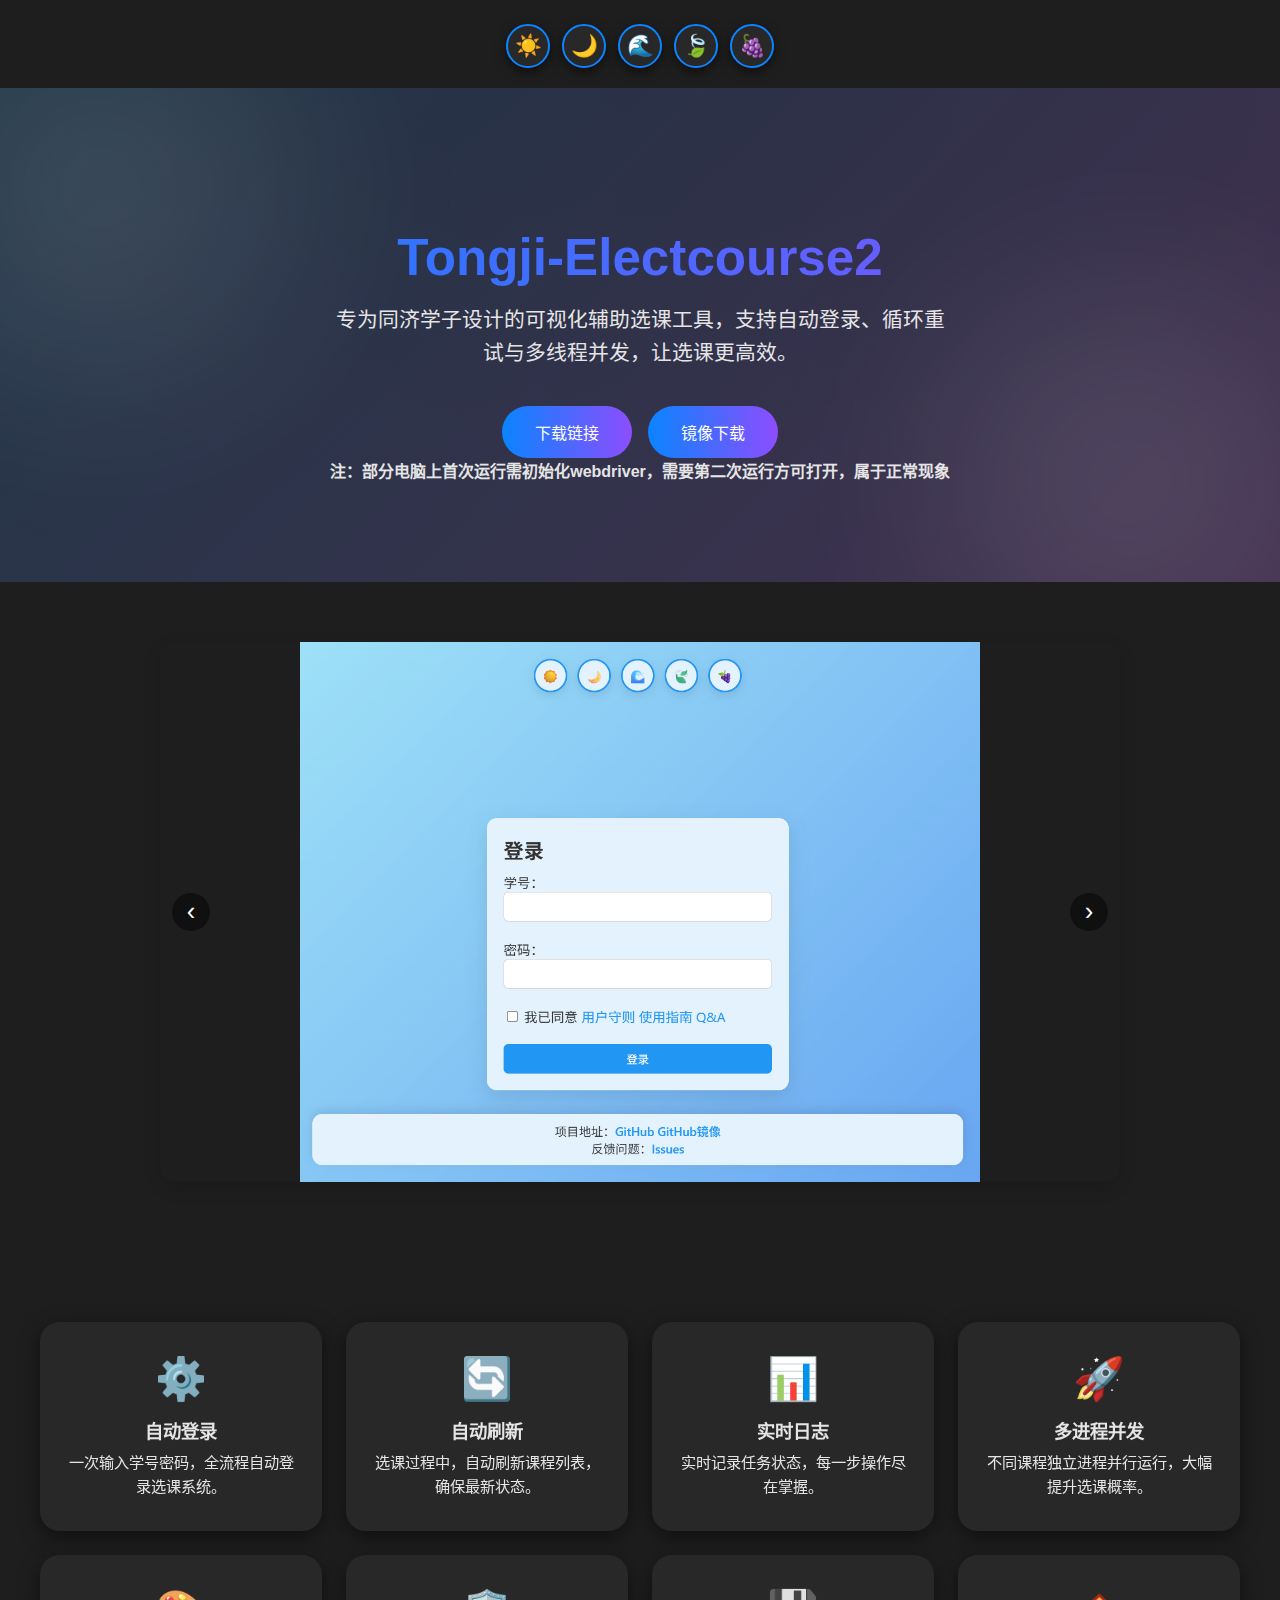
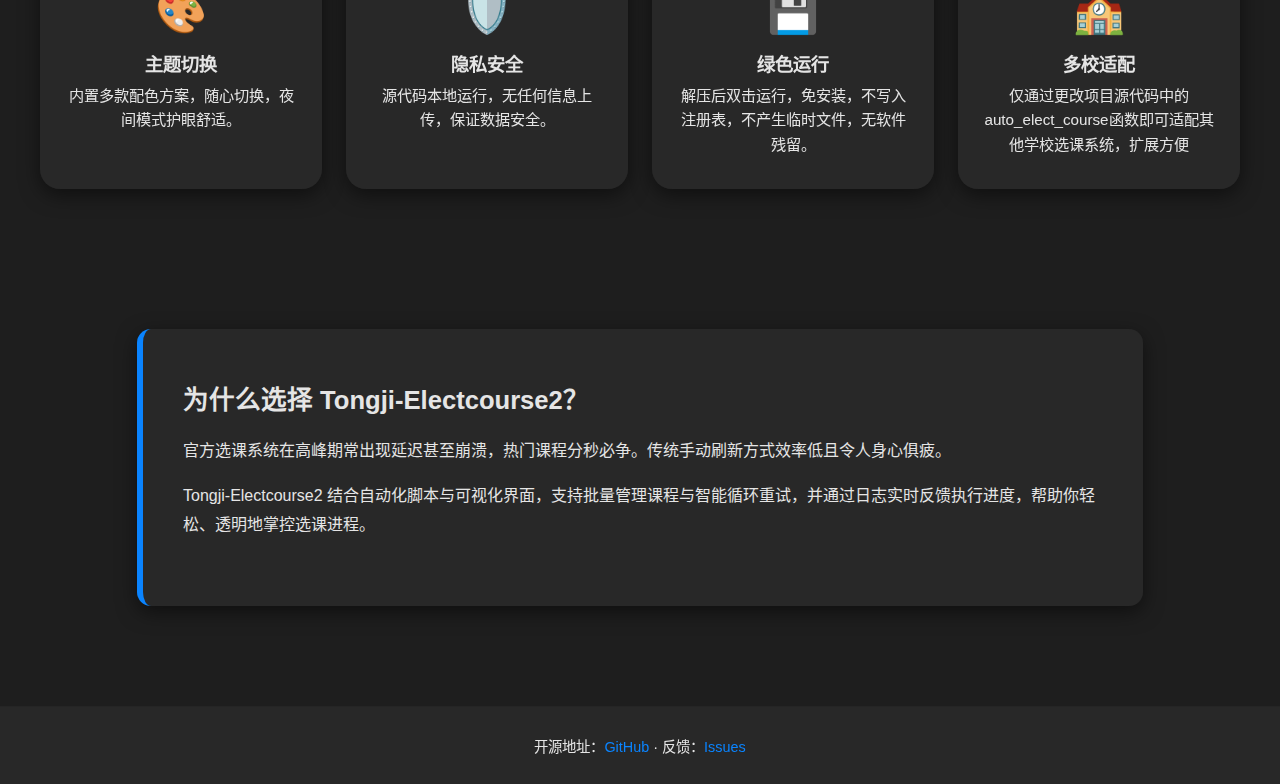
<file: UI_v1/introduction.html>
<!DOCTYPE html>
<html lang="zh-CN">
<head>
  <meta charset="UTF-8" />
  <meta
  name="viewport"
  content="width=device-width,initial-scale=1.0,maximum-scale=1,user-scalable=no,viewport-fit=cover"/>
  <title>Tongji‑Electcourse2 | 软件介绍</title>
  <meta name="viewport" content="width=device-width, initial-scale=1.0" />
  <!-- 公共样式 -->
  <link rel="stylesheet" href="styles/theme.css" />
  <link rel="stylesheet" href="styles/link.css" />
  <style>
    /* =============== 全局 =============== */
    :root {
      /* 允许快速调整主色调渐变 */
      --grad-start: var(--accent);
      --grad-end: #8d4dff;
    }

    @keyframes fadeInUp {
      from { opacity: 0; transform: translateY(40px); }
      to   { opacity: 1; transform: translateY(0); }
    }

    body {
      margin: 0;
      display: flex;
      flex-direction: column;
      min-height: 100vh;
      background: var(--bg-color);
      color: var(--text-color);
      font-family: var(--font);
      -webkit-font-smoothing: antialiased;
      transition: background 0.3s, color 0.3s;
    }

    /* =============== 顶部主题切换 =============== */
    .theme-toggle {
      display: flex;
      justify-content: center;
      gap: 12px;
      padding: 24px 0 0;
      animation: fadeInUp 0.6s ease-out 0.1s both;
    }
    .theme-btn { cursor: pointer; font-size: 1.35rem; line-height: 1; }

    /* =============== Hero =============== */
    .hero {
      text-align: center;
      padding: 140px 20px 100px;
      background: radial-gradient(100% 140% at 50% 0%, rgba(0,0,0,0.05) 0%, rgba(0,0,0,0) 60%),
                  linear-gradient(135deg, rgba(0, 120, 215, 0.18) 0%, rgba(180, 80, 255, 0.18) 100%),
                  var(--card-bg);
      position: relative;
      overflow: hidden;
    }
    .hero::before, .hero::after {
      content: "";
      position: absolute;
      background: radial-gradient(circle at center, rgba(255,255,255,0.12) 0%, rgba(255,255,255,0) 70%);
      width: 600px; height: 600px;
      border-radius: 50%;
      filter: blur(60px);
      z-index: 0;
      pointer-events: none;
      animation: float 14s ease-in-out infinite;
    }
    .hero::before { top: -200px; left: -200px; }
    .hero::after  { bottom: -200px; right: -150px; animation-delay: -5s; }
    @keyframes float {
      0%,100% { transform: translateY(0) translateX(0); }
      50%      { transform: translateY(40px) translateX(20px); }
    }

    .hero-content { position: relative; z-index: 1; animation: fadeInUp 0.8s ease-out 0.2s both; }
    .hero h1 {
      font-size: clamp(2.2rem, 5vw, 3.2rem);
      margin: 0 0 16px;
      background: linear-gradient(90deg, var(--grad-start) 0%, var(--grad-end) 100%);
      background-clip: text;
      -webkit-text-fill-color: transparent;
    }
    .hero p {
      font-size: clamp(1rem, 2.5vw, 1.3rem);
      max-width: 620px;
      margin: 0 auto 36px;
      line-height: 1.6;
    }
    .hero button {
      padding: 14px 32px;
      font-size: 1rem;
      border: none;
      border-radius: 999px;
      background: linear-gradient(90deg, var(--grad-start) 0%, var(--grad-end) 100%);
      color: #fff;
      cursor: pointer;
      transition: filter 0.2s, transform 0.1s;
    }
    .hero button:hover { filter: brightness(1.1); transform: translateY(-3px); }
    .hero button:active { transform: translateY(0); }
    .button-group {
      display: flex;
      flex-wrap: wrap; /* 允许换行以适应小屏幕 */
      justify-content: center;
      gap: 16px; /* 按钮之间的间距 */
      margin-top: 24px;
    }

    .button-group button {
      padding: 14px 24px;
      font-size: 1rem;
      border: none;
      border-radius: 999px;
      background: linear-gradient(90deg, var(--grad-start) 0%, var(--grad-end) 100%);
      color: #fff;
      cursor: pointer;
      transition: filter 0.2s, transform 0.1s;
      min-width: 130px;
      text-align: center;
    }

    /* 波浪分隔 */
    .wave {
      position: relative;
      height: 80px;
      margin-top: -80px; /* 与 hero 重叠 */
      overflow: hidden;
    }
    .wave svg { display: block; width: 200%; height: 100%; }

    /* =============== Features =============== */
    .features {
      display: grid;
      gap: 24px;
      grid-template-columns: repeat(auto-fit, minmax(260px, 1fr));
      padding: 80px 20px;
      max-width: 1200px;
      width: 100%;
      margin: 0 auto;
      animation: fadeInUp 0.8s ease-out 0.4s both;
    }

    .feature-card {
      background: var(--card-bg);
      border-radius: 20px;
      padding: 32px 24px;
      box-shadow: 0 6px 20px var(--shadow);
      backdrop-filter: blur(8px);
      text-align: center;
      transition: transform 0.25s ease, box-shadow 0.25s ease;
    }
    .feature-card:hover {
      transform: translateY(-6px) rotateX(4deg) rotateY(-3deg);
      box-shadow: 0 12px 36px var(--shadow);
    }
    .feature-icon {
      font-size: 2.6rem;
      margin-bottom: 14px;
      /* background: linear-gradient(90deg, var(--grad-start) 0%, var(--grad-end) 100%);
      background-clip: text;
      -webkit-text-fill-color: transparent; */
    }
    .feature-title { font-size: 1.15rem; font-weight: 600; margin-bottom: 8px; }
    .feature-desc  { font-size: 0.95rem; line-height: 1.6; }

    /* 手机端适配 */
    @media (max-width: 768px) {
      .features {
        padding: 40px 16px; /* 减小上下和左右内边距 */
        margin: 0 -16px;    /* 抵消 body 的 padding，避免留白 */
        width: calc(100% + 32px); /* 补偿 margin 的负值，保持视觉居中 */
        max-width: none;    /* 移除最大宽度限制，让内容撑满屏幕 */
      }

      .feature-card {
        border-radius: 12px; /* 可选：减小圆角，更适合移动端 */
        padding: 24px 16px;  /* 可选：调整内边距 */
      }
    }

    /* =============== 概述 =============== */
    .overview {
      max-width: 920px;
      margin: 60px auto 100px;
      padding: 50px 40px;
      background: var(--card-bg);
      border-left: 6px solid var(--accent);
      border-radius: 14px;
      box-shadow: 0 6px 20px var(--shadow);
      animation: fadeInUp 0.8s ease-out 0.6s both;
    }
    .overview h2 { margin-top: 0; font-size: 1.6rem; }
    .overview p  { line-height: 1.8; margin: 16px 0; }

    /* =============== Footer =============== */
    footer {
      margin-top: auto;
      padding: 28px 20px;
      text-align: center;
      font-size: 0.9rem;
      background: var(--card-bg);
      backdrop-filter: blur(10px);
      border-top: 1px solid rgba(0,0,0,0.05);
    }
    footer a { color: var(--accent); text-decoration: none; }
    footer a:hover { text-decoration: underline; }

    /* === 防止横向滚动 === */
    html, body {
      overflow-x: hidden;          /* 彻底关掉水平滚动条 */
      max-width: 100vw;            /* 抑制超宽元素撑出视口 */
      touch-action: pan-y;         /* 仅允许垂直手势，提升滚动流畅度 */
    }

    /* 修正极少数 transform‑scale/absolute 元素可能撑宽的问题 */
    *:where(div, section, header, footer) {
      max-width: 100%;
    }

    /* === Carousel 样式=== */
    .carousel {
      position: relative;
      width: 90%;                     /* 留点左右留白 */
      max-width: 960px;               /* 桌面端上限 */
      height: clamp(220px, 56vw, 540px);  /* 小屏 220px，随宽度增长，但不超 540px */
      margin: 60px auto;
      overflow: hidden;
      border-radius: 16px;
      box-shadow: 0 6px 18px rgba(0,0,0,.12);
    }

    .carousel-track {
      display: flex;
      height: 100%;
      overflow-x: auto;
      scroll-snap-type: x mandatory;
      scroll-behavior: smooth;
      -webkit-overflow-scrolling: touch;
    }

    .carousel-track img {
      flex: 0 0 100%;
      height: 100%;
      width: 100%;
      object-fit: contain;            /* 保证整张完整可见 */
      scroll-snap-align: center;
      user-select: none;
    }

    .carousel-track::-webkit-scrollbar { display: none; } /* 隐藏滚动条 */

    /* 导航按钮（可选） */
    .carousel-btn {
      position: absolute;
      top: 50%;
      transform: translateY(-50%);
      background: rgba(0,0,0,.45);
      border: none;
      color: #fff;
      width: 38px;
      height: 38px;
      border-radius: 50%;
      font-size: 1.6rem;
      cursor: pointer;
      display: flex;
      align-items: center;
      justify-content: center;
      transition: background .2s;
    }
    .carousel-btn:hover { background: rgba(0,0,0,.6); }
    .carousel-btn.prev { left: 12px; }
    .carousel-btn.next { right: 12px; }

    /* 手机端适配 */
    @media (max-width: 768px) {
      .carousel {
        width: 100vw;                    /* 占满整个视口宽度 */
        max-width: none;                 /* 移除最大宽度限制 */
        margin-left: 50%;                /* 水平居中 */
        transform: translateX(-50%);     /* 补偿偏移，实现居中 */
        padding: 0;                      /* 移除默认 padding */
        border-radius: 0;                /* 可选：移动端去掉圆角更简洁 */
        box-shadow: none;                /* 可选：去掉阴影提升性能 */
      }
      .carousel-btn { width: 32px; height: 32px; font-size: 1.3rem; }
      .carousel-track img {
        object-fit: contain;               /* 图片撑满容器，保持比例 */
      }
    }

    /* =============== 手机端适配 =============== */
    @media (max-width: 640px) {
      .hero { padding: 100px 16px 80px; }
      .hero p { margin-bottom: 28px; }
      .hero button { width: 100%; }

      .features { grid-template-columns: 1fr; padding: 60px 16px; }
      .feature-card { padding: 26px 20px; }

      .overview { margin: 50px 16px 80px; padding: 40px 26px; }
    }
  </style>
</head>
<body>
  <!-- 主题切换按钮 -->
  <div class="theme-toggle">
    <div class="theme-btn" id="lightBtn">☀️</div>
    <div class="theme-btn" id="darkBtn">🌙</div>
    <div class="theme-btn" id="blueBtn">🌊</div>
    <div class="theme-btn" id="greenBtn">🍃</div>
    <div class="theme-btn" id="purpleBtn">🍇</div>
  </div>

  <!-- Hero -->
  <header class="hero">
    <h1>Tongji‑Electcourse2</h1>
    <p>专为同济学子设计的可视化辅助选课工具，支持自动登录、循环重试与多线程并发，让选课更高效。</p>
    <div class="button-group">
    <button onclick="window.location.href='https://github.com/boatchanting/Tongji-electcourse2/releases/ '">下载链接</button>
    <button onclick="window.location.href='https://gh-proxy.com/github.com/boatchanting/Tongji-electcourse2/releases/download/Tongji-Electcourse2-v1.1.1/Tongji-electcourse2-v1.1.1.exe'">镜像下载</button></div>
    <strong>注：部分电脑上首次运行需初始化webdriver，需要第二次运行方可打开，属于正常现象</strong>
  </header>

  <!-- 图片轮播 Carousel -->
  <section class="carousel" aria-label="软件界面滚动预览">
    <div class="carousel-track">
      <img src="img/p1.png" alt="软件界面示例 1">
      <img src="img/p2.png" alt="软件界面示例 2">
      <img src="img/p3.png" alt="软件界面示例 3">
      <img src="img/p4.png" alt="软件界面示例 4">
      <img src="img/p5.png" alt="软件界面示例 5">
      <img src="img/p6.png" alt="软件界面示例 5">
    </div>

    <!-- 如果想要手动导航按钮，可以保留 ↓，不需要就删掉 -->
    <button class="carousel-btn prev" aria-label="上一张">‹</button>
    <button class="carousel-btn next" aria-label="下一张">›</button>
  </section>


  <!-- 功能亮点 -->
  <section class="features">
    <div class="feature-card">
      <div class="feature-icon">⚙️</div>
      <div class="feature-title">自动登录</div>
      <div class="feature-desc">一次输入学号密码，全流程自动登录选课系统。</div>
    </div>
    <div class="feature-card">
      <div class="feature-icon">🔄</div>
      <div class="feature-title">自动刷新</div>
      <div class="feature-desc">选课过程中，自动刷新课程列表，确保最新状态。</div>
    </div>
    <div class="feature-card">
      <div class="feature-icon">📊</div>
      <div class="feature-title">实时日志</div>
      <div class="feature-desc">实时记录任务状态，每一步操作尽在掌握。</div>
    </div>
    <div class="feature-card">
      <div class="feature-icon">🚀</div>
      <div class="feature-title">多进程并发</div>
      <div class="feature-desc">不同课程独立进程并行运行，大幅提升选课概率。</div>
    </div>
    <div class="feature-card">
      <div class="feature-icon">🎨</div>
      <div class="feature-title">主题切换</div>
      <div class="feature-desc">内置多款配色方案，随心切换，夜间模式护眼舒适。</div>
    </div>
    <div class="feature-card">
      <div class="feature-icon">🛡️</div>
      <div class="feature-title">隐私安全</div>
      <div class="feature-desc">源代码本地运行，无任何信息上传，保证数据安全。</div>
    </div>
    <div class="feature-card">
      <div class="feature-icon">💾</div>
      <div class="feature-title">绿色运行</div>
      <div class="feature-desc">解压后双击运行，免安装，不写入注册表，不产生临时文件，无软件残留。</div>
    </div>
    <div class="feature-card">
      <div class="feature-icon">🏫</div>
      <div class="feature-title">多校适配</div>
      <div class="feature-desc">仅通过更改项目源代码中的auto_elect_course函数即可适配其他学校选课系统，扩展方便</div>
    </div>
  </section>

  <!-- 软件概述 -->
  <section class="overview">
    <h2>为什么选择 Tongji‑Electcourse2？</h2>
    <p>官方选课系统在高峰期常出现延迟甚至崩溃，热门课程分秒必争。传统手动刷新方式效率低且令人身心俱疲。</p>
    <p>Tongji‑Electcourse2 结合自动化脚本与可视化界面，支持批量管理课程与智能循环重试，并通过日志实时反馈执行进度，帮助你轻松、透明地掌控选课进程。</p>
  </section>
  
  <!-- Footer -->
  <footer>
    开源地址：<a href="https://github.com/boatchanting/Tongji-Electcourse2" target="_blank">GitHub</a> · 反馈：<a href="https://github.com/boatchanting/Tongji-Electcourse2/issues" target="_blank">Issues</a>
  </footer>

  <!-- 主题切换 -->
  <script src="scripts/theme.js"></script>

<script>
document.addEventListener('DOMContentLoaded', () => {
  const track   = document.querySelector('.carousel-track');
  const slides  = track.querySelectorAll('img');
  const prevBtn = document.querySelector('.carousel-btn.prev');
  const nextBtn = document.querySelector('.carousel-btn.next');

  let index = 0;                                   // 当前页指针
  const slideWidth = () => track.clientWidth;      // 每次实时取，适配响应式

  /* —— 滚动到指定索引（环形） —— */
  function go(delta) {
    index = (index + delta + slides.length) % slides.length;
    track.scrollTo({ left: index * slideWidth(), behavior: 'smooth' });
  }

  /* 手动按钮 */
  prevBtn?.addEventListener('click', () => go(-1));
  nextBtn?.addEventListener('click', () => go( 1));

  /* 自动轮播（5 s） */
  let timer = setInterval(() => go(1), 5000);

  /* 用户按住/滑动时暂停，放开继续 */
  track.addEventListener('pointerdown', () => clearInterval(timer));
  track.addEventListener('pointerup',   () => timer = setInterval(() => go(1), 5000));

  /* 处理窗口大小变化防止错位 */
  window.addEventListener('resize', () => track.scrollLeft = index * slideWidth());
});
</script>

</body>
</html>
</file>
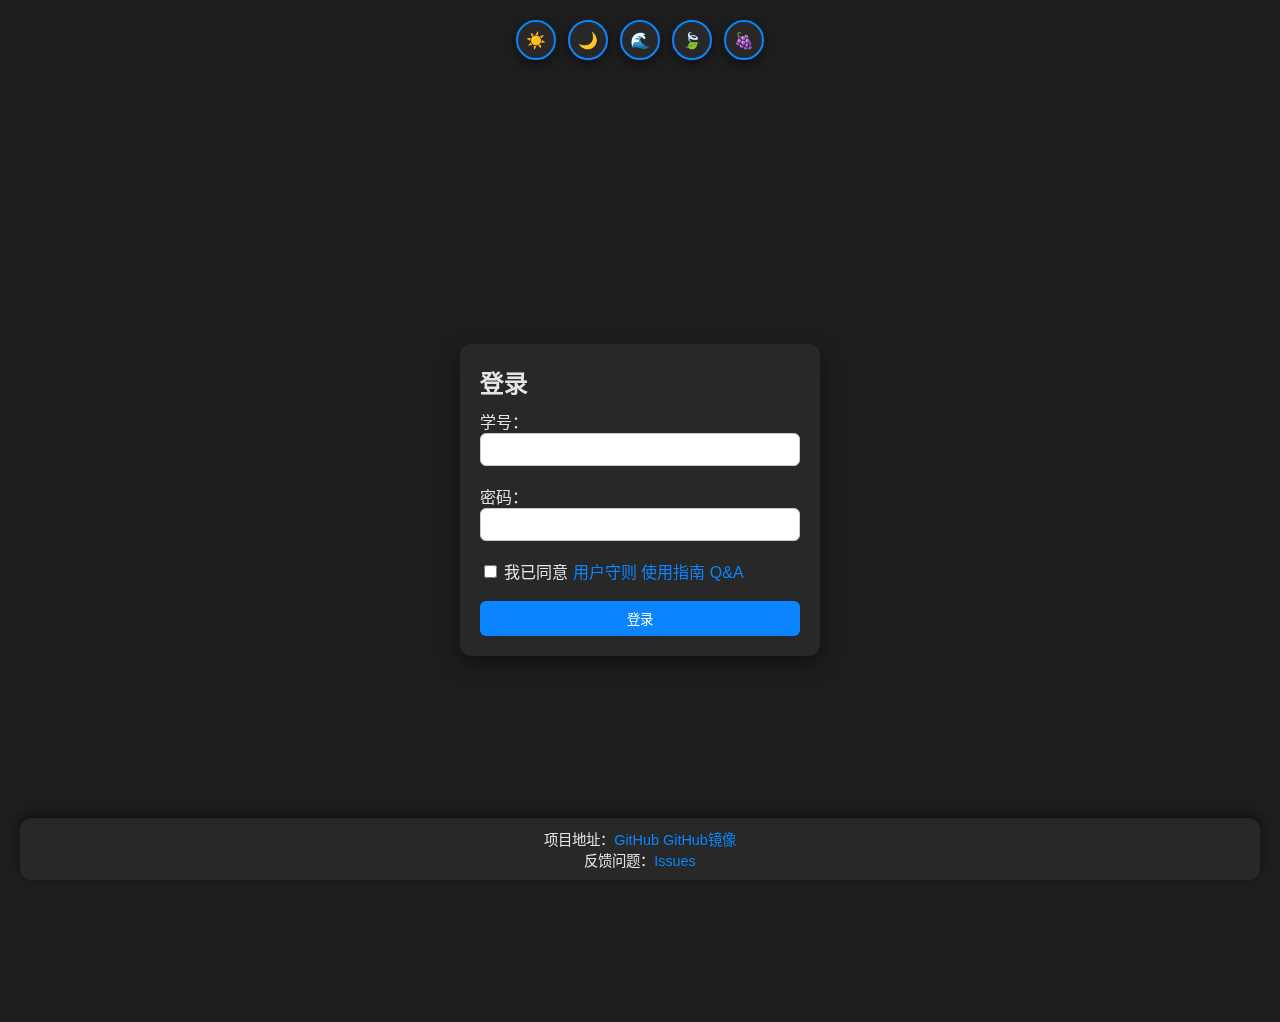
<file: UI_v1/system.html>
<!DOCTYPE html>
<html lang="zh-CN">
<head>
  <meta charset="UTF-8" />
  <title>Tongji-Electcourse2</title>
  <meta name="viewport" content="width=device-width, initial-scale=1.0" />
  <link rel="stylesheet" href="styles/theme.css"/><!-- 主题样式 -->
  <link rel="stylesheet" href="styles/modal.css"/><!-- 通用模态框样式 -->
  <link rel="stylesheet" href="styles/qa_modal.css"/><!-- Q&A模态框样式 -->
  <link rel="stylesheet" href="styles/guide_modal.css"/><!-- 用户指引模态框样式 -->
  <link rel="stylesheet" href="styles/link.css"/><!-- 链接样式 -->
  <link rel="stylesheet" href="styles/scrollbar.css"/><!-- 滚动条样式 -->
  <link rel="stylesheet" href="styles/log_table.css"/><!-- 日志表格样式 -->
  <style>
    /* ---------- 全局 ---------- */
    * { box-sizing: border-box; }
    body {
      font-family: var(--font);
      background: var(--bg-color);
      color: var(--text-color);
      margin: 0; padding: 20px;
      transition: background 0.3s, color 0.3s;
      display: flex;
      flex-direction: column;
      min-height: 100vh;
    }
    h2, h3 { margin: 0 0 10px; }

    .card {
      background: var(--card-bg);
      backdrop-filter: blur(10px);
      border-radius: 12px;
      box-shadow: 0 8px 24px var(--shadow);
      padding: 20px;
      margin-bottom: 20px;
      transition: background 0.3s, box-shadow 0.3s;
    }

    button {
      font-family: var(--font);
      background: var(--accent);
      color: #fff;
      border: none;
      border-radius: 6px;
      padding: 8px 16px;
      cursor: pointer;
      transition: background 0.2s, transform 0.1s;
    }
    button:hover { background: shade(var(--accent), 0.9); transform: translateY(-1px); }
    button:active { transform: translateY(0); }
    button.delete-btn {
      background: transparent;
      color: #e74856;      /* 红色警告色 */
      border: 1px solid #e74856;
      border-radius: 6px;
      padding: 8px 16px;
      transition: background 0.2s, color 0.2s;
    }
    button.delete-btn:hover {
      background: rgba(231,72,86,0.1);
    }

    input {
      font-family: var(--font);
      padding: 8px;
      border: 1px solid #ccc;
      border-radius: 6px;
      outline: none;
      transition: border-color 0.2s;
    }
    input:focus { border-color: var(--accent); }

    table {
      width: 100%;
      border-collapse: collapse;
      margin-top: 10px;
    }
    th, td {
      padding: 12px;
      text-align: center;
      border-bottom: 1px solid #ddd;
    }
    th { background: var(--card-bg); }
    tr:hover td { background: #f9f9f9; }

    textarea {
      width: 100%;
      border: 1px solid #ccc;
      border-radius: 6px;
      padding: 10px;
      resize: vertical;
      font-family: var(--font);
    }

    /* ---------- 登录居中 ---------- */
    .login-wrapper {
      display: flex;
      justify-content: center;
      align-items: center;
      height: calc(100vh - 40px);
    }

    /* ---------- footer ---------- */
    footer {
      position: sticky;
      bottom: 20px;
      left: auto;
      transform: none;
      background: var(--card-bg);
      backdrop-filter: blur(10px);
      padding: 10px 20px;
      border-radius: 12px;
      box-shadow: 0 -4px 12px var(--shadow);
      text-align: center;
      font-size: 0.9em;
    }
    footer a {
      color: var(--accent);
      text-decoration: none;
      font-weight: 500;
    }
    footer a:hover {
      text-decoration: underline;
    }
  </style>
</head>
<body>
  <!-- 主题切换 -->
  <div class="theme-toggle">
    <div class="theme-btn" id="lightBtn">☀️</div>
    <div class="theme-btn" id="darkBtn">🌙</div>
    <div class="theme-btn" id="blueBtn">🌊</div>
    <div class="theme-btn" id="greenBtn">🍃</div>
    <div class="theme-btn" id="purpleBtn">🍇</div>
  </div>

  <!-- 操作引导模态框 -->
  <div id="guide-modal" class="guide-modal-overlay">
    <div class="guide-modal">
      <div class="guide-modal-header">
        <h3>Tongji-Electcourse2使用指南</h3>
        <button id="guide-closeBtn" class="guide-modal-close">×</button>
      </div>
      <div id="guide-content" class="guide-modal-body">
        <!-- 文本由 JS 填充 -->
      </div>
      <div class="guide-modal-footer">
        <button id="guide-prevBtn" class="guide-btn guide-prevBtn">上一步</button>
        <button id="guide-nextBtn" class="guide-btn guide-nextBtn">下一步</button>
      </div>
    </div>
  </div>

  <!-- Q&A 模态框结构 -->
  <div id="qa-modal" class="qa-modal-overlay">
    <div class="qa-modal">
      <div class="qa-modal-header">
        <h3>Q&A</h3>
        <button id="qa-closeBtn" class="qa-modal-close">×</button>
      </div>
      <div id="qa-content" class="qa-modal-body">
        <!-- 由 JS 填充 -->
      </div>
      <div class="qa-modal-footer">
        <button id="qa-prevBtn" class="qa-btn qa-prevBtn">上一个</button>
        <button id="qa-nextBtn" class="qa-btn qa-nextBtn">下一个</button>
      </div>
    </div>
  </div>

  <!-- 登录界面 -->
  
  <div id="login" class="login-wrapper">
    <div class="card" style="max-width:360px; width:100%;">
      <h2>登录</h2>
      <div style="margin-top:10px;">
        <label>学号：</label><br>
        <input id="username" type="text" style="width:100%;"><br><br>
        <label>密码：</label><br>
        <input id="password" type="password" style="width:100%;"><br><br>
        <label><input type="checkbox" id="agree" /> 我已同意 <a href="user_agreement.html">用户守则</a>
          <a href="javascript:void(0)" id="guide-showLink">使用指南</a>
          <a href="javascript:void(0)" id="qa-showLink">Q&A</a>
          <!--<a href="introduction.html" id="qa-showLink">软件介绍</a>-->
          </label> <br><br>
        <button style="width:100%;" onclick="login()">登录</button>
      </div>
    </div>
  </div>

  <!-- 主界面 -->
  <div id="main" style="display:none;">
    <div class="card">
      <div style="display:flex; justify-content: space-between; align-items: center;">
        <h2>选课任务管理</h2>
        <button onclick="viewLogin()" style="background:transparent; color:var(--accent); box-shadow:none; padding:4px 8px;">查看登录信息</button>
      </div>
      <div style="display:flex; gap:10px; align-items:center; flex-wrap:wrap;">
        <div>
          <label>课程编号：</label><br>
          <input id="course_no" type="text">
        </div>
        <div>
          <label>最大重试次数：</label><br>
          <input id="max_retry" type="number" value="10000" min="1" style="width:60px">
        </div>
        <div style="align-self:flex-end;">
          <button onclick="addTask()">添加任务</button>
        </div>
      </div>

      <table>
        <thead>
          <tr>
            <th>课程编号</th>
            <th>最大重试</th>
            <th>状态</th>
            <th>操作</th>
            <th>备注</th>
            <th>删除</th>        <!-- 删除任务 -->
          </tr>
        </thead>
        <tbody id="tasks_body"></tbody>
      </table>

      <h3 style="margin-top:20px; display:flex; align-items:center;">
        日志输出
        <div style="margin-left:auto; gap:8px; display:flex;">
          <!-- <button onclick="exportLogs('txt')">复制&nbsp;TXT</button>
          <button onclick="exportLogs('json')">复制&nbsp;JSON</button> -->
          <!-- 该功能尚未实现 -->
        </div>
      </h3>

      <div class="log-table-container">
        <table class="log-table">
          <thead>
            <tr>
              <th>时间</th>
              <th>日志信息</th>
            </tr>
          </thead>
          <tbody id="log_body"></tbody>
        </table>
      </div>

    </div>
  </div>

  <!--错误信息弹窗 -->
  <!-- 放在<body>底部，使用公用的 .modal-overlay/.modal 样式 -->
  <div id="modal-error" class="modal-overlay">
    <div class="modal">
      <div class="modal-header">
        <h3>Tongji-Electcourse2</h3>
        <button class="modal-close" onclick="hideErrorModal()">×</button>
      </div>
      <div class="modal-body" id="modal-error-body">
        <!-- 错误信息由 JS 填充 -->
      </div>
      <div class="modal-footer">
        <button onclick="hideErrorModal()">确定</button>
      </div>
    </div>
  </div>
  <!-- 确认信息弹窗 -->
  <!-- 放在<body>底部，与 error Modal 平级 -->
  <div id="modal-confirm" class="modal-overlay">
    <div class="modal">
      <div class="modal-header">
        <h3>Tongji-Electcourse2</h3>
        <button class="modal-close" onclick="hideConfirmModal(false)">×</button>
      </div>
      <div class="modal-body" id="modal-confirm-body">
        <!-- 文本由 JS 填充 -->
      </div>
      <div class="modal-footer">
        <button onclick="hideConfirmModal(false)">取消</button>
        <button onclick="hideConfirmModal(true)">确定</button>
      </div>
    </div>
  </div>


  <!-- footer -->
  <footer>
    项目地址：<a href="https://github.com/boatchanting/Tongji-Electcourse2" target="_blank">GitHub</a>
    <a href="https://kkgithub.com/boatchanting/Tongji-Electcourse2" target="_blank">GitHub镜像</a><br>
    反馈问题：<a href="https://github.com/boatchanting/Tongji-Electcourse2/issues" target="_blank">Issues</a>
  </footer>

  <script src="scripts/theme.js"></script><!-- 主题逻辑 -->
  <script src="scripts/guide.js"></script><!-- 使用指南逻辑 -->
  <script src="scripts/qa.js"></script><!-- Q&A 逻辑 -->
  <script src="scripts/backend.js"></script><!-- 与后端交互逻辑 -->
  <script>// 标记是否已经弹出过弹窗
function showConfirmModal(msg) {
  document.getElementById('modal-confirm-body').innerHTML = msg;
  document.getElementById('modal-confirm').classList.add('active');
}

// 修改为包含链接的弹窗信息
const versionConflictMsg = `
  抱歉，经反馈，该版本出现了api冲突，您可以暂时选择下载上一稳定版本（v1.0.0），将尽快修复。<br>
  <a href="https://boatchanting.github.io/Tongji-electcourse2/UI_v1/introduction.html" target="_blank" style="color:var(--accent);text-decoration: underline;">软件说明及下载页面 &gt;&gt;</a>
`;

let versionConflictModalShown = false;

function checkVersionAndNotify() {
  if (versionConflictModalShown) return;
  if (!window.pywebview || !window.pywebview.api) return;

  window.pywebview.api.get_version().then(function(data) {
    if (data && data.version === "Tongji-electcourse2v1.1.0") {
      versionConflictModalShown = true;
      showConfirmModal(versionConflictMsg);
    }
  });
}

window.addEventListener('DOMContentLoaded', function() {
  setInterval(checkVersionAndNotify, 60 * 1000);
  setTimeout(checkVersionAndNotify, 1000);
});

</script>
</body>
</html>
</file>
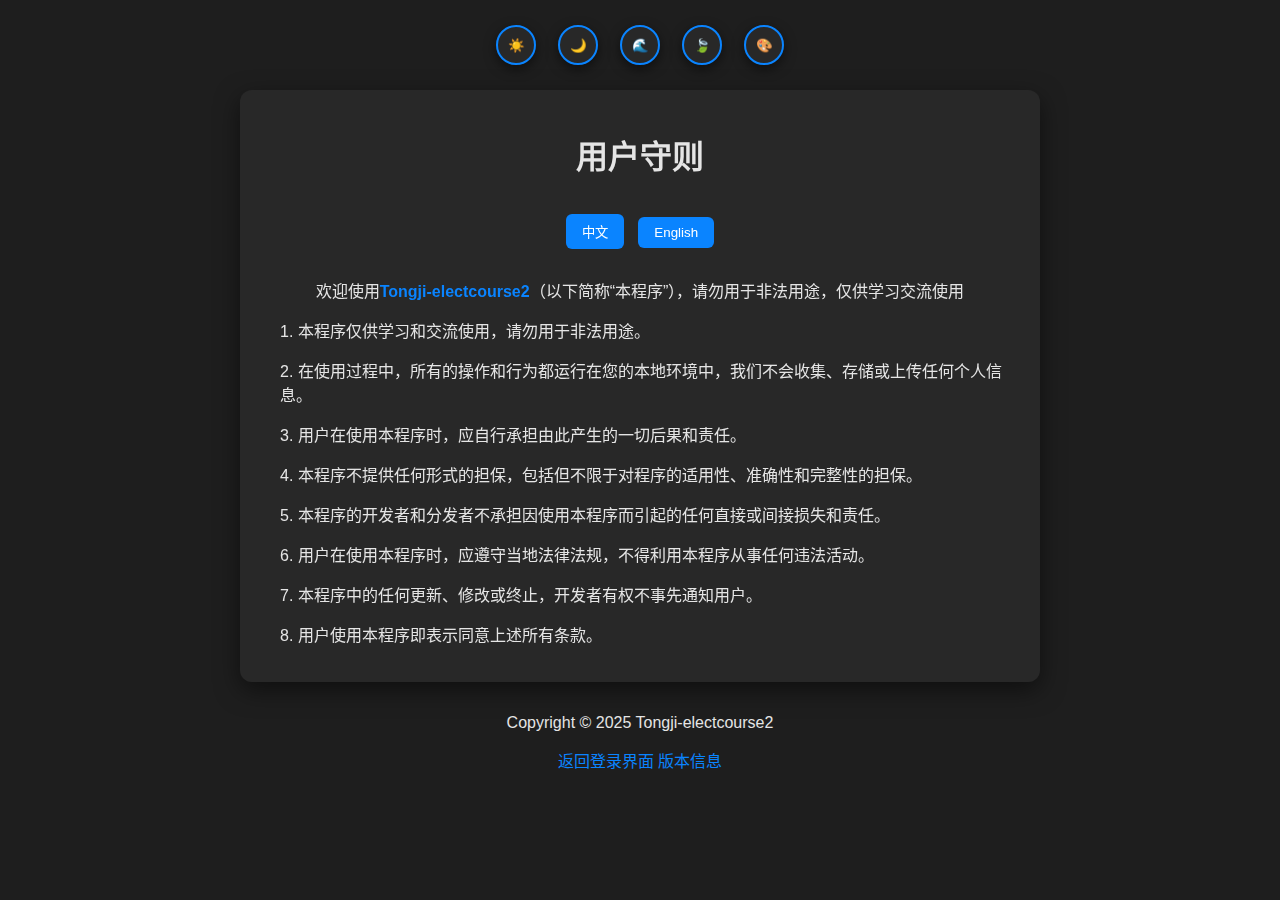
<file: UI_v1/user_agreement.html>
<!DOCTYPE html>
<html lang="zh-CN">
<head>
    <meta charset="UTF-8">
    <meta name="viewport" content="width=device-width, initial-scale=1.0">
    <title>用户守则</title>
    <link rel="stylesheet" href="styles/theme.css"/><!-- 主题样式 -->
    <link rel="stylesheet" href="styles/link.css"/><!-- 链接样式 -->
    <link rel="stylesheet" href="styles/scrollbar.css"/><!-- 滚动条样式 -->
    <style>
        /* 全局样式 */
        * { box-sizing: border-box; }
        body {
            font-family: var(--font);
            background: var(--bg-color);
            color: var(--text-color);
            margin: 0; padding: 20px;
            transition: background 0.3s, color 0.3s;
            display: flex;
            flex-direction: column;
            min-height: 100vh;
            }

        /* 卡片样式 */
        .card {
            background: var(--card-bg);
            backdrop-filter: blur(10px);
            border-radius: 12px;
            box-shadow: 0 8px 24px var(--shadow);
            padding: 20px;
            margin-bottom: 20px;
            transition: background 0.3s, box-shadow 0.3s;
        }

        /* 标题样式 */
        h1 {
            color: var(--text-color);
            text-align: center;
            margin-bottom: 2rem;
        }

        /* 按钮样式 */
        button {
            font-family: var(--font);
            background: var(--accent);
            color: #fff;
            border: none;
            border-radius: 6px;
            padding: 8px 16px;
            cursor: pointer;
            transition: background 0.2s, transform 0.1s;
            margin: 5px;
        }
        button:hover { 
            background: color-mix(in srgb, var(--accent) 90%, #000); 
            transform: translateY(-1px);
        }
        button:active { transform: translateY(0); }

        /* 内容样式 */
        .content {
            max-width: 800px;
            margin: 0 auto;
        }
        ol {
            list-style: decimal inside;
            padding-left: 20px;
        }
        li {
            margin: 1rem 0;
        }
        strong {
            color: var(--accent);
        }
        footer {
            text-align: center;
            margin-top: 2rem;
            color: var(--text-color);
        }
    </style>
</head>
<body>
    <!-- 主题切换按钮 -->
    <div class="theme-toggle">
        <button class="theme-btn" id="lightBtn">☀️</button>
        <button class="theme-btn" id="darkBtn">🌙</button>
        <button class="theme-btn" id="blueBtn">🌊</button>
        <button class="theme-btn" id="greenBtn">🍃</button>
        <button class="theme-btn" id="purpleBtn">🎨</button>
    </div>

    <div class="content">
        <div class="card">
            <h1 data-lang="title">用户守则</h1>
            
            <div class="lang-switch" style="text-align: center; margin: 1.5rem 0;">
                <button class="lang-btn" onclick="changeLang('zh')">中文</button>
                <button class="lang-btn" onclick="changeLang('en')">English</button>
            </div>

            <div id="content">
                <p data-lang="welcome" style="text-align: center">欢迎使用<strong>Tongji-electcourse2</strong>（以下简称“本程序”），请勿用于非法用途，仅供学习交流使用</p>
                
                <ol>
                    <li data-lang="rule1">本程序仅供<strong>学习和交流</strong>使用，请勿用于<strong>非法用途</strong>。</li>
                    <li data-lang="rule2">在使用过程中，所有的操作和行为都运行在您的<strong>本地环境</strong>中，我们不会收集、存储或上传任何个人信息。</li>
                    <li data-lang="rule3">用户在使用本程序时，应<strong>自行承担</strong>由此产生的一切后果和责任。</li>
                    <li data-lang="rule4">本程序不提供任何形式的担保，包括但不限于对程序的适用性、准确性和完整性的担保。</li>
                    <li data-lang="rule5">本程序的开发者和分发者不承担因使用本程序而引起的任何直接或间接损失和责任。</li>
                    <li data-lang="rule6">用户在使用本程序时，应遵守当地法律法规，不得利用本程序从事任何违法活动。</li>
                    <li data-lang="rule7">本程序中的任何更新、修改或终止，开发者有权不事先通知用户。</li>
                    <li data-lang="rule8">用户使用本程序即表示同意上述所有条款。</li>
                </ol>
            </div>
        </div>

        <footer>
            <p data-lang="footer">Copyright © 2025 Tongji-electcourse2</p>
            <p><a href="javascript:history.back()">返回登录界面</a> <a href="version.html">版本信息</a></p>
            
        </footer>
    </div>

<script src="scripts/theme.js"></script><!-- 主题逻辑 -->
<script>

const langData = {
    'zh': {
        title: '用户守则',
        welcome: '欢迎使用<strong>Tongji-electcourse2</strong>（以下简称“本程序”），请勿用于非法用途，仅供学习交流使用',
        rule1: '本程序仅供学习和交流使用，请勿用于非法用途。',
        rule2: '在使用过程中，所有的操作和行为都运行在您的本地环境中，我们不会收集、存储或上传任何个人信息。',
        rule3: '用户在使用本程序时，应自行承担由此产生的一切后果和责任。',
        rule4: '本程序不提供任何形式的担保，包括但不限于对程序的适用性、准确性和完整性的担保。',
        rule5: '本程序的开发者和分发者不承担因使用本程序而引起的任何直接或间接损失和责任。',
        rule6: '用户在使用本程序时，应遵守当地法律法规，不得利用本程序从事任何违法活动。',
        rule7: '本程序中的任何更新、修改或终止，开发者有权不事先通知用户。',
        rule8: '用户使用本程序即表示同意上述所有条款。',
        footer: 'Copyright © 2025 Tongji-electcourse2'
    },
    'en': {
        title: 'User Agreement',
        welcome: 'Welcome to <strong>Tongji-electcourse2</strong> (hereinafter referred to as "this program"). Please do not use it for illegal purposes. It is only for learning and communication.',
        rule1: 'This program is only for learning and communication purposes. Please do not use it for illegal activities.',
        rule2: 'During use, all operations and behaviors run in your local environment. We will not collect, store or upload any personal information.',
        rule3: 'Users shall bear all consequences and responsibilities arising from the use of this program.',
        rule4: 'This program does not provide any form of warranty, including but not limited to the applicability, accuracy and completeness of the program.',
        rule5: 'The developers and distributors of this program shall not be liable for any direct or indirect losses and responsibilities caused by the use of this program.',
        rule6: 'Users should comply with local laws and regulations when using this program and shall not use it for any illegal activities.',
        rule7: 'The developer reserves the right to update, modify or terminate this program without prior notice to users.',
        rule8: 'By using this program, you agree to all the terms and conditions above.',
        footer: 'Copyright © 2025 Tongji-electcourse2'
    }
};

function changeLang(lang) {
    document.querySelectorAll('[data-lang]').forEach(element => {
        const key = element.getAttribute('data-lang');
        element.innerHTML = langData[lang][key];
    });
}

// 默认加载中文
document.addEventListener('DOMContentLoaded', () => {
    changeLang('zh');
});
</script>
</body>
</html>
</file>
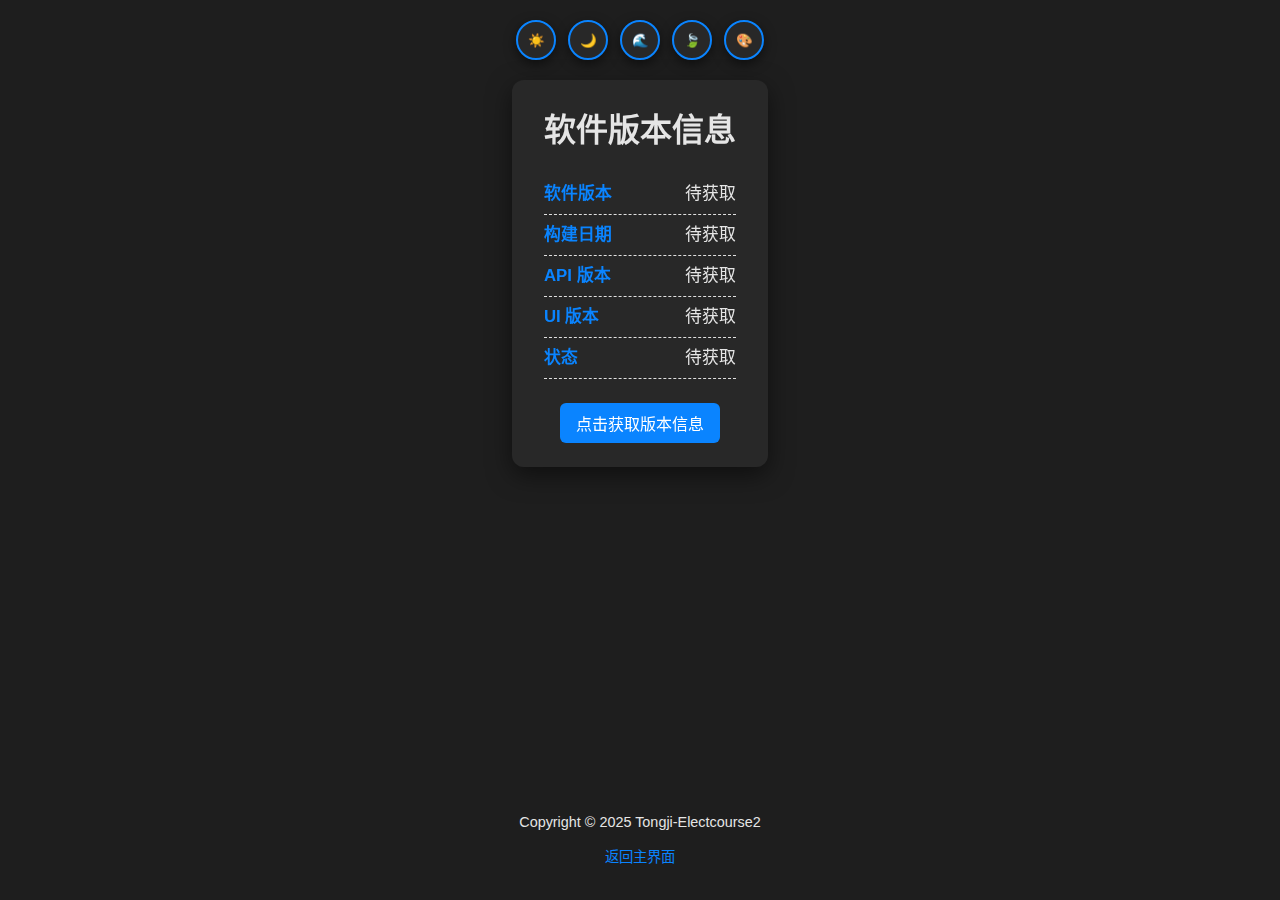
<file: UI_v1/version.html>
<!DOCTYPE html>
<html lang="zh-CN">
<head>
    <meta charset="UTF-8">
    <meta name="viewport" content="width=device-width, initial-scale=1.0">
    <title>版本信息 - Tongji-Electcourse2</title>

    <!-- 公共样式 -->
    <link rel="stylesheet" href="styles/theme.css"/><!-- 主题样式 -->
    <link rel="stylesheet" href="styles/link.css"/><!-- 链接样式 -->
    <link rel="stylesheet" href="styles/modal.css"/><!-- 通用模态框样式 -->
    <link rel="stylesheet" href="styles/scrollbar.css"/><!-- 滚动条样式 -->

    <style>
        /* =============== 全局 =============== */
        *{box-sizing:border-box;}
        body{
            font-family:var(--font);
            background:var(--bg-color);
            color:var(--text-color);
            margin:0;
            padding:20px;
            display:flex;
            flex-direction:column;
            min-height:100vh;
            transition:background .3s,color .3s;
        }

        /* 卡片 */
        .card{
            background:var(--card-bg);
            backdrop-filter:blur(10px);
            border-radius:12px;
            box-shadow:0 8px 24px var(--shadow);
            padding:24px 32px;
            margin:0 auto 1.75rem;
            max-width:680px;
            transition:background .3s,box-shadow .3s;
        }
        h1{text-align:center;margin-top:0;margin-bottom:1.5rem;color:var(--text-color);}

        button {
        font-family: var(--font);
        background: var(--accent);
        color: #fff;
        border: none;
        border-radius: 6px;
        padding: 8px 16px;
        cursor: pointer;
        transition: background 0.2s, transform 0.1s;
        }
        button:hover { background: shade(var(--accent), 0.9); transform: translateY(-1px); }
        button:active { transform: translateY(0); }

        /* 版本信息列表 */
        .version-list{
            list-style:none;
            padding:0;
            margin:0;
            font-size:1.05rem;
            line-height:1.9;
        }
        .version-list li{
            display:flex;
            justify-content:space-between;
            border-bottom:1px dashed var(--divider,#e0e0e0);
            padding:.25rem 0;
        }
        .version-list strong{color:var(--accent);font-weight:600;}

        /* 底部 */
        footer{
            margin-top:auto;
            text-align:center;
            font-size:.9rem;
            color:var(--text-color);
        }
        footer a{color:var(--accent);text-decoration:none;}
        footer a:hover{text-decoration:underline;}
    </style>
</head>
<body>
    <!-- ===== 主题切换 ===== -->
    <div class="theme-toggle">
        <button class="theme-btn" id="lightBtn">☀️</button>
        <button class="theme-btn" id="darkBtn">🌙</button>
        <button class="theme-btn" id="blueBtn">🌊</button>
        <button class="theme-btn" id="greenBtn">🍃</button>
        <button class="theme-btn" id="purpleBtn">🎨</button>
    </div>

    <!-- ===== 版本信息 ===== -->
    <div class="card">
    <h1>软件版本信息</h1>
    <ul class="version-list">
        <li><strong>软件版本</strong><span id="ver">待获取</span></li>
        <li><strong>构建日期</strong><span id="build">待获取</span></li>
        <li><strong>API&nbsp;版本</strong><span id="api">待获取</span></li>
        <li><strong>UI&nbsp;版本</strong><span id="ui">待获取</span></li>
        <li><strong>状态</strong><span id="status">待获取</span></li>
    </ul>
        <div style="text-align:center;margin-top:1.5rem;">
            <button onclick="getVersionInfo()" style="padding:.5rem 1rem;font-size:1rem;border:none;border-radius:6px;background:var(--accent);color:#fff;cursor:pointer;">点击获取版本信息</button>
        </div>
    </div>

    <footer>
        <p>Copyright © 2025 Tongji-Electcourse2</p>
        <!-- 返回主界面 -->
        <p><a href="system.html">返回主界面</a></p>
    </footer>

    <!-- 错误信息弹窗 -->
    <div id="modal-error" class="modal-overlay">
    <div class="modal">
        <div class="modal-header">
        <h3>Tongji-Electcourse2</h3>
        <button class="modal-close" onclick="hideErrorModal()">×</button>
        </div>
        <div class="modal-body" id="modal-error-body">
        <!-- 错误信息由 JS 填充 -->
        </div>
        <div class="modal-footer">
        <button onclick="hideErrorModal()">确定</button>
        </div>
    </div>
    </div>

    <!-- 主题切换脚本 -->
    <script src="scripts/theme.js"></script>

    <!-- ===== 版本信息获取脚本 ===== -->
    <script>
function showErrorModal(msg) {
  document.getElementById('modal-error-body').innerHTML = msg;
  document.getElementById('modal-error').classList.add('active');
}
function hideErrorModal() {
  document.getElementById('modal-error').classList.remove('active');
}

    </script>
    <script>
function getVersionInfo() {
    const placeholders = ['ver','build','api','ui','status'];

    // 超时提示（后端版本过老）
    const timeoutId = setTimeout(() => {
        showErrorModal(
            '当前软件版本过老，暂不支持获取版本信息功能。<br>' +
            '请访问 <a href="https://github.com/boatchanting/Tongji-electcourse2/releases" target="_blank">项目发布页</a> 以获取最新版本。'
        );
        placeholders.forEach(id => {
            document.getElementById(id).textContent = '暂不可用';
        });
    }, 300); // 300ms无响应就超时

    // 如果后端不存在
    if (!(window.pywebview && window.pywebview.api)) {
        clearTimeout(timeoutId);
        showErrorModal(
            '当前软件版本过老，暂不支持获取版本信息功能。<br>' +
            '请访问 <a href="https://github.com/boatchanting/Tongji-electcourse2/releases" target="_blank">项目发布页</a> 以获取最新版本。'
        );
        placeholders.forEach(id => {
            document.getElementById(id).textContent = '暂不可用';
        });
        return;
    }

    // 正常获取版本信息
    window.pywebview.api.get_version()
        .then(info => {
            clearTimeout(timeoutId); // 成功前清除超时判断
            if (!info) return;
            document.getElementById('ver').textContent    = info.version      ?? '-';
            document.getElementById('build').textContent  = info.build_date   ?? '-';
            document.getElementById('api').textContent    = info.api_version  ?? '-';
            document.getElementById('ui').textContent     = info.ui_version   ?? '-';
            document.getElementById('status').textContent = info.status       ?? '-';
        })
        .catch(err => {
            clearTimeout(timeoutId);
            console.error('获取版本信息失败:', err);
            showErrorModal('获取版本信息失败，请确认后端已正确加载，或稍后重试。');
            placeholders.forEach(id => {
                document.getElementById(id).textContent = '无法读取';
            });
        });
}


</script>

</body>
</html>
</file>
<file: UI_v1/styles/theme.css>
/* ---------- 主题变量 ---------- */
:root {
    --bg-color: #f0f2f5; /* 背景色 */
    --card-bg: #ffffffcc; /* 卡片背景色 */
    --text-color: #2c3e50;/* 文本颜色 */
    --accent: #0a84ff;/* 主要颜色 */
    --shadow: rgba(0,0,0,0.1);/* 阴影 */
    --font: "Segoe UI Variable","Segoe UI","Helvetica Neue",Arial,sans-serif;
}
.dark {
    --bg-color: #1e1e1e;
    --card-bg: #2a2a2acc;
    --text-color: #e5e5e5;
    --accent: #0a84ff;
    --shadow: rgba(0,0,0,0.5);
}
.blue-theme { 
    --bg-color: linear-gradient(135deg, #56cbf292 0%, #2f81edbe 100%);
    --card-bg:  #e3f2fd; 
    --text-color: #333; 
    --accent: #2196f3; 
    --shadow: rgba(0,0,0,0.1); 
}
.green-theme { 
    --bg-color: linear-gradient(135deg, #a1ffcec0 0%, #eefa92d7 100%);
    --card-bg:  #e8f5e9 ; 
    --text-color: #333; 
    --accent: #4caf50; 
    --shadow: rgba(0,0,0,0.1); 
}
.purple-theme { 
    --bg-color: linear-gradient(135deg, #e0c3fc 0%, #8ec5fc 100%);
    --card-bg:  #f3e5f5; 
    --text-color: #333; 
    --accent: #9c27b0; 
    --shadow: rgba(0,0,0,0.1); 
}

/* ---------- 主题切换区 ---------- */
.theme-toggle {
    display: flex;
    gap: 12px;
    justify-content: center;
    margin-bottom: 20px;
}
.theme-btn {
    width: 40px; height: 40px;
    border-radius: 50%;
    border: 2px solid var(--accent);
    display: flex;
    align-items: center;
    justify-content: center;
    cursor: pointer;
    background: var(--card-bg);
    box-shadow: 0 4px 12px var(--shadow);
    transition: box-shadow 0.3s, transform 0.2s;
}
.theme-btn:hover { 
    transform: translateY(-2px); 
    box-shadow: 0 6px 18px var(--shadow); 
}
</file>
<file: UI_v1/styles/link.css>
/* ---------- 全局：链接样式 ---------- */
a {
    color: var(--accent);
    text-decoration: none;
    transition: color 0.3s ease;
    }
    a:hover {
    color: var(--text-color);
    }
    a:active {
    color: var(--shadow);
    }
</file>
<file: UI_v1/styles/modal.css>
/* ---------- Modal 样式 ---------- */
.modal-overlay {
    position: fixed;
    top: 0; left: 0; right: 0; bottom: 0;
    background: rgba(0,0,0,0.5);
    display: none;
    align-items: center;
    justify-content: center;
    z-index: 1000;
    }

    .modal-overlay.active { display: flex; }

    .modal {
    background: var(--card-bg);
    backdrop-filter: blur(10px);
    border-radius: 12px;
    box-shadow: 0 8px 24px var(--shadow);
    width: 400px;
    max-width: 90%;
    padding: 20px;
    animation: fadeIn 0.2s ease-out;
    }

    .modal-body a {
        color: var(--accent);
        text-decoration: underline;
    }

    .modal-header {
    display: flex;
    justify-content: space-between;
    align-items: center;
    }

    .modal-header h3 {
    margin: 0;
    }

    .modal-close {
    background: transparent;
    border: none;
    font-size: 1.2em;
    cursor: pointer;
    color: var(--text-color);
    }

    .modal-body { margin-top: 10px; }

    .modal-footer { margin-top: 20px; text-align: right; }

    @keyframes fadeIn {
    from { opacity: 0; transform: translateY(-10px); }
    to { opacity: 1; transform: translateY(0); }
    }
</file>
<file: UI_v1/styles/qa_modal.css>
/* Q&A 模态框 */
#qa-modal.qa-modal-overlay {
    position: fixed; top:0; left:0; right:0; bottom:0;
    background: rgba(0,0,0,0.5);
    display: none; align-items: center; justify-content: center;
    z-index: 10001;
  }
  #qa-modal.qa-modal-overlay.active {
    display: flex;
  }
  .qa-modal {
    background: var(--card-bg);
    backdrop-filter: blur(8px);
    border-radius: 10px;
    box-shadow: 0 6px 20px rgba(0,0,0,0.1);
    width: 450px; max-width: 90%; padding: 20px;
    animation: qa-fadeIn 0.2s ease-out;
    font-family: "Segoe UI","Helvetica Neue",Arial,sans-serif;
    color: var(--text-color);
  }
  .qa-modal-header {
    display: flex; justify-content: space-between; align-items: center;
  }
  .qa-modal-close {
    background: transparent; border: none; font-size: 1.3em;
    cursor: pointer; 
    color: var(--text-color);
  }
  .qa-modal-body {
    margin-top: 12px; line-height: 1.5;
  }
  .qa-modal-footer {
    margin-top: 20px; text-align: right;
  }
  .qa-btn {
    padding: 6px 14px; margin-left: 8px;
    border: none; border-radius: 5px; cursor: pointer;
    font-size: 0.9em;
  }
  .qa-prevBtn {
    background: #ccc; 
    color: #333;
  }
  .qa-nextBtn {
    background: var(--accent); 
    color: var(--text-color);
  }
  @keyframes qa-fadeIn {
    from { opacity: 0; transform: translateY(-8px); }
    to   { opacity: 1; transform: translateY(0); }
  }
</file>
<file: UI_v1/styles/guide_modal.css>
/* 操作引导模态框 */
#guide-modal.guide-modal-overlay {
    position: fixed; top:0; left:0; right:0; bottom:0;
    background: rgba(0,0,0,0.5);
    display: none; align-items: center; justify-content: center;
    z-index: 10000;
}
#guide-modal.guide-modal-overlay.active {
    display: flex;
}
.guide-modal {
    background: var(--card-bg);
    backdrop-filter: blur(10px);
    border-radius: 12px;
    box-shadow: 0 8px 24px rgba(0,0,0,0.1);
    width: 400px; max-width: 90%; padding: 20px;
    animation: guide-fadeIn 0.2s ease-out;
    font-family: "Segoe UI","Helvetica Neue",Arial,sans-serif;
    color: var(--text-color);
}
.guide-modal-header {
    display: flex; justify-content: space-between; align-items: center;
}
.guide-modal-close {
    background: transparent; border: none; font-size: 1.2em;
    cursor: pointer; 
    color: var(--text-color);
}
.guide-modal-body {
    margin-top: 10px;
}
.guide-modal-footer {
    margin-top: 20px; text-align: right;
}
.guide-btn {
    padding: 6px 12px; margin-left: 8px;
    border: none; border-radius: 6px; cursor: pointer;
}
.guide-prevBtn {
    background: #ccc;
}
.guide-nextBtn {
    background: var(--accent); color: #fff;
}
@keyframes guide-fadeIn {
    from { opacity:0; transform: translateY(-10px); }
    to   { opacity:1; transform: translateY(0); }
}
</file>
<file: UI_v1/styles/scrollbar.css>
/* ---------- 滚动条 ---------- */
 ::-webkit-scrollbar {
    width: 12px;
    height: 12px;
  }
  ::-webkit-scrollbar-track { background: transparent; }
  ::-webkit-scrollbar-thumb {
    background: var(--accent);
    border-radius: 6px;
    border: 3px solid transparent;
    background-clip: content-box;
  }
  ::-webkit-scrollbar-thumb:hover { filter: brightness(1.2); }
  ::-webkit-scrollbar-corner { background: transparent; }
</file>
<file: UI_v1/styles/log_table.css>
/* log_table.css */
/* 日志容器最小高度 */
.log-table-container {
  max-height: 400px;           /* 可根据需要调整最大高度 */
  min-height: 200px;           /* 保证容器高度不小于某个值 */
  overflow-y: auto;
  border-radius: 8px;
  background: var(--card-bg);
  margin-top: 10px;
}

/* 表格文字和行高 */
.log-table th,
.log-table td {
  padding: 12px 16px;          /* 内边距变大，行高自然提升 */
  font-family: monospace;
  font-size: 16px;             /* 字号改大 */
  line-height: 28px;           /* 行高最少 28px */
  min-height: 28px;            /* 最少高度 */
  text-align: left;
}

/* 表头固定后也要同步字号和高度 */
.log-table thead th {
  font-size: 17px;
  line-height: 30px;
}

/* 交替行背景略微加高 */
/* .log-table tr:nth-child(odd) td {
  background: rgba(0,0,0,0.02);
} */
</file>
